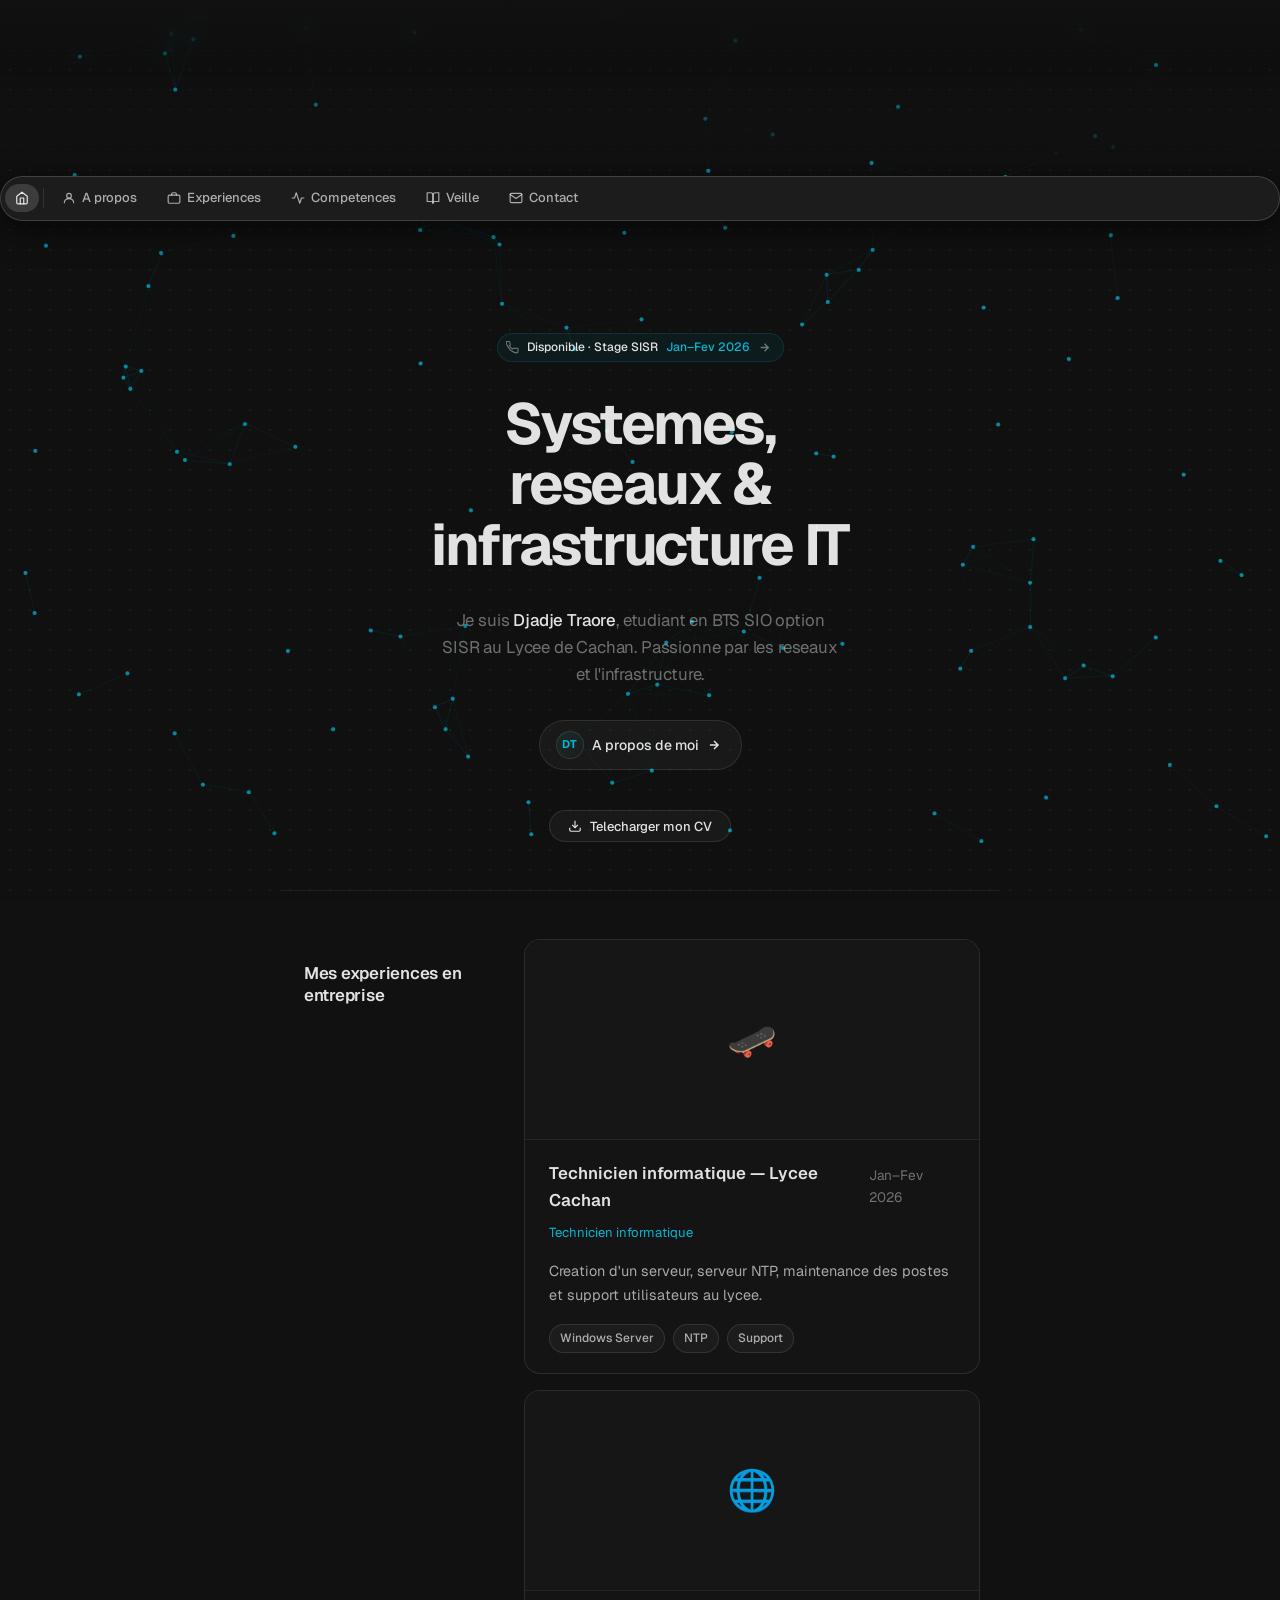
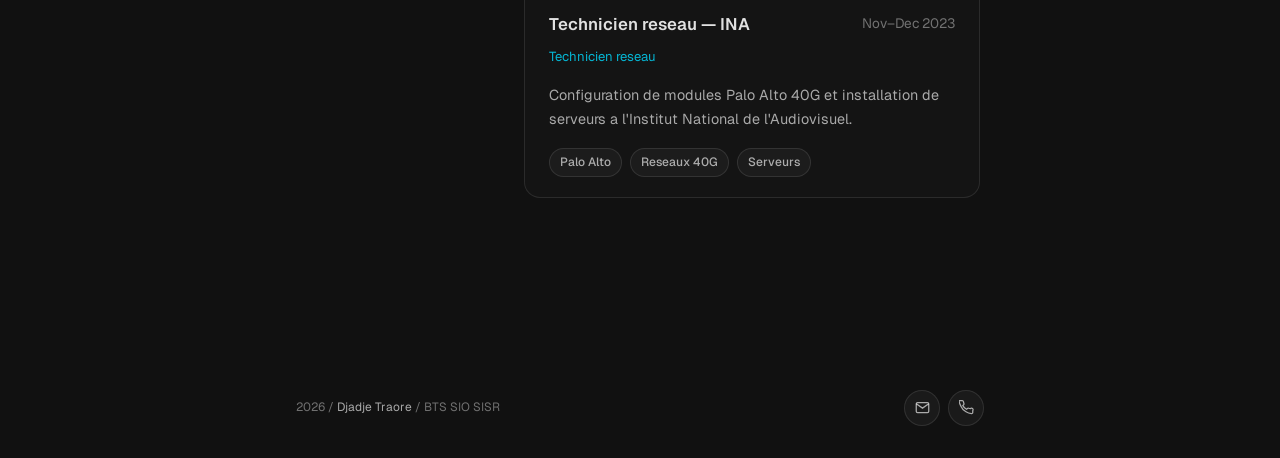
<file: index.html>
<!DOCTYPE html>
<html lang="fr">
<head>
  <meta charset="UTF-8"/>
  <meta name="viewport" content="width=device-width,initial-scale=1.0"/>
  <title>Djadje Traore - Portfolio</title>
  <link rel="stylesheet" href="tokens.css"/>
  <style>
    #bg { position:fixed;top:0;left:0;width:100%;height:100%;z-index:0;pointer-events:none; }
    .mask-top,.mask-bottom,nav.pill,main,footer { position:relative;z-index:1; }
  </style>
</head>
<body>
<div class="mask-top"></div>
<div class="mask-bottom"></div>
<nav class="pill">
  <a href="index.html" class="active home-icon"><svg viewBox="0 0 24 24" fill="none" stroke="currentColor" stroke-width="2" stroke-linecap="round" stroke-linejoin="round"><path d="M3 9l9-7 9 7v11a2 2 0 01-2 2H5a2 2 0 01-2-2z"/><polyline points="9 22 9 12 15 12 15 22"/></svg></a>
  <div class="nav-sep"></div>
  <a href="about.html"><svg viewBox="0 0 24 24" fill="none" stroke="currentColor" stroke-width="2" stroke-linecap="round" stroke-linejoin="round"><circle cx="12" cy="8" r="4"/><path d="M4 20c0-4 3.6-7 8-7s8 3 8 7"/></svg><span class="nav-label">A propos</span></a>
  <a href="experiences.html"><svg viewBox="0 0 24 24" fill="none" stroke="currentColor" stroke-width="2" stroke-linecap="round" stroke-linejoin="round"><rect x="2" y="7" width="20" height="14" rx="2"/><path d="M16 7V5a2 2 0 00-2-2h-4a2 2 0 00-2 2v2"/></svg><span class="nav-label">Experiences</span></a>
  <a href="competences.html"><svg viewBox="0 0 24 24" fill="none" stroke="currentColor" stroke-width="2" stroke-linecap="round" stroke-linejoin="round"><polyline points="22 12 18 12 15 21 9 3 6 12 2 12"/></svg><span class="nav-label">Competences</span></a>
  <a href="veille.html"><svg viewBox="0 0 24 24" fill="none" stroke="currentColor" stroke-width="2" stroke-linecap="round" stroke-linejoin="round"><path d="M2 3h6a4 4 0 014 4v14a3 3 0 00-3-3H2z"/><path d="M22 3h-6a4 4 0 00-4 4v14a3 3 0 013-3h7z"/></svg><span class="nav-label">Veille</span></a>
  <a href="contact.html"><svg viewBox="0 0 24 24" fill="none" stroke="currentColor" stroke-width="2" stroke-linecap="round" stroke-linejoin="round"><path d="M4 4h16c1.1 0 2 .9 2 2v12c0 1.1-.9 2-2 2H4c-1.1 0-2-.9-2-2V6c0-1.1.9-2 2-2z"/><polyline points="22,6 12,13 2,6"/></svg><span class="nav-label">Contact</span></a>
</nav>
<main>
  <div class="column gap-48" style="align-items:center;padding-top:48px;">
    <div class="col gap-32" style="max-width:480px;align-items:center;text-align:center;">
      <div class="reveal reveal-d1">
        <a href="contact.html" class="badge">
          <svg viewBox="0 0 24 24" fill="none" stroke="currentColor" stroke-width="2" width="13" height="13"><path d="M22 16.92v3a2 2 0 01-2.18 2 19.8 19.8 0 01-8.63-3.07A19.5 19.5 0 013.07 9.81 19.8 19.8 0 01.12 1.23a2 2 0 012-.22h3a2 2 0 012 1.72c.13.96.36 1.9.7 2.81a2 2 0 01-.45 2.11l-1.27 1.27a16 16 0 006 6l1.27-1.27a2 2 0 012.11-.45c.9.34 1.85.57 2.81.7A2 2 0 0122 16.92z"/></svg>
          <span>Disponible &middot; Stage SISR</span>
          <span class="badge-label">Jan&ndash;Fev 2026</span>
          <svg viewBox="0 0 24 24" fill="none" stroke="currentColor" stroke-width="2.5" width="13" height="13"><path d="M5 12h14M12 5l7 7-7 7"/></svg>
        </a>
      </div>
      <div class="reveal reveal-d2">
        <h1 class="display-strong-xl" style="text-align:center;">Systemes, reseaux &amp; infrastructure IT</h1>
      </div>
      <div class="reveal reveal-d3">
        <p class="display-default-xs on-neutral-weak" style="text-align:center;max-width:400px;line-height:1.6;">
          Je suis <strong style="color:var(--neutral-on-background-strong);font-weight:500;">Djadje Traore</strong>, etudiant en BTS SIO option SISR au Lycee de Cachan. Passionne par les reseaux et l'infrastructure.
        </p>
      </div>
      <div class="reveal reveal-d4">
        <a href="about.html" class="btn btn-secondary">
          <div class="avatar" style="width:28px;height:28px;font-size:0.7rem;margin-left:-4px;border-width:1px;">DT</div>
          A propos de moi
          <svg viewBox="0 0 24 24" fill="none" stroke="currentColor" stroke-width="2.5" width="14" height="14"><path d="M5 12h14M12 5l7 7-7 7"/></svg>
        </a>
      </div>
      <div class="reveal reveal-d5" style="margin-top:8px;">
        <a href="cv-djadje-traore.pdf" download class="btn btn-secondary" style="font-size:13px;padding:8px 18px;">
          <svg viewBox="0 0 24 24" fill="none" stroke="currentColor" stroke-width="2" width="14" height="14"><path d="M21 15v4a2 2 0 01-2 2H5a2 2 0 01-2-2v-4"/><polyline points="7 10 12 15 17 10"/><line x1="12" y1="15" x2="12" y2="3"/></svg>
          Telecharger mon CV
        </a>
      </div>
    </div>
    <div class="reveal fill-width" style="max-width:var(--max-width-m);"><div class="line-h"></div></div>
    <div class="reveal fill-width" style="max-width:var(--max-width-m);">
      <div class="row gap-24 mb-40 wrap" style="align-items:flex-start;">
        <div style="flex:1;min-width:200px;padding-left:24px;padding-top:24px;">
          <h2 class="display-strong-xs" style="max-width:220px;line-height:1.3;">Mes experiences en entreprise</h2>
        </div>
        <div style="flex:3;padding:0 20px;">
          <div class="col gap-16">
            <a href="experiences.html" class="project-card">
              <div class="project-card-thumb">&#128761;</div>
              <div class="project-card-body">
                <div class="row between"><span class="heading-strong-l">Technicien informatique &mdash; Lycee Cachan</span><span class="heading-default-xs">Jan&ndash;Fev 2026</span></div>
                <p class="body-default-s on-brand">Technicien informatique</p>
                <p class="body-default-m mt-8">Creation d'un serveur, serveur NTP, maintenance des postes et support utilisateurs au lycee.</p>
                <div class="skill-tags-row mt-8"><span class="tag">Windows Server</span><span class="tag">NTP</span><span class="tag">Support</span></div>
              </div>
            </a>
            <a href="experiences.html" class="project-card">
              <div class="project-card-thumb">&#127760;</div>
              <div class="project-card-body">
                <div class="row between"><span class="heading-strong-l">Technicien reseau &mdash; INA</span><span class="heading-default-xs">Nov&ndash;Dec 2023</span></div>
                <p class="body-default-s on-brand">Technicien reseau</p>
                <p class="body-default-m mt-8">Configuration de modules Palo Alto 40G et installation de serveurs a l'Institut National de l'Audiovisuel.</p>
                <div class="skill-tags-row mt-8"><span class="tag">Palo Alto</span><span class="tag">Reseaux 40G</span><span class="tag">Serveurs</span></div>
              </div>
            </a>
          </div>
        </div>
      </div>
    </div>
  </div>
</main>
<footer>
  <div class="footer-inner">
    <p>2026 / <a href="about.html">Djadje Traore</a> / BTS SIO SISR</p>
    <div class="footer-icons">
      <a href="mailto:traoredjadje310@gmail.com" class="icon-btn" title="Email">
        <svg viewBox="0 0 24 24" fill="none" stroke="currentColor" stroke-width="2"><path d="M4 4h16c1.1 0 2 .9 2 2v12c0 1.1-.9 2-2 2H4c-1.1 0-2-.9-2-2V6c0-1.1.9-2 2-2z"/><polyline points="22,6 12,13 2,6"/></svg>
      </a>
      <a href="tel:0767908541" class="icon-btn" title="Tel">
        <svg viewBox="0 0 24 24" fill="none" stroke="currentColor" stroke-width="2"><path d="M22 16.92v3a2 2 0 01-2.18 2 19.8 19.8 0 01-8.63-3.07A19.5 19.5 0 013.07 9.81 19.8 19.8 0 01.12 1.23a2 2 0 012-.22h3a2 2 0 012 1.72c.13.96.36 1.9.7 2.81a2 2 0 01-.45 2.11l-1.27 1.27a16 16 0 006 6l1.27-1.27a2 2 0 012.11-.45c.9.34 1.85.57 2.81.7A2 2 0 0122 16.92z"/></svg>
      </a>
    </div>
  </div>
</footer>
<script src="particles.js"></script>
</body>
</html>
</file>
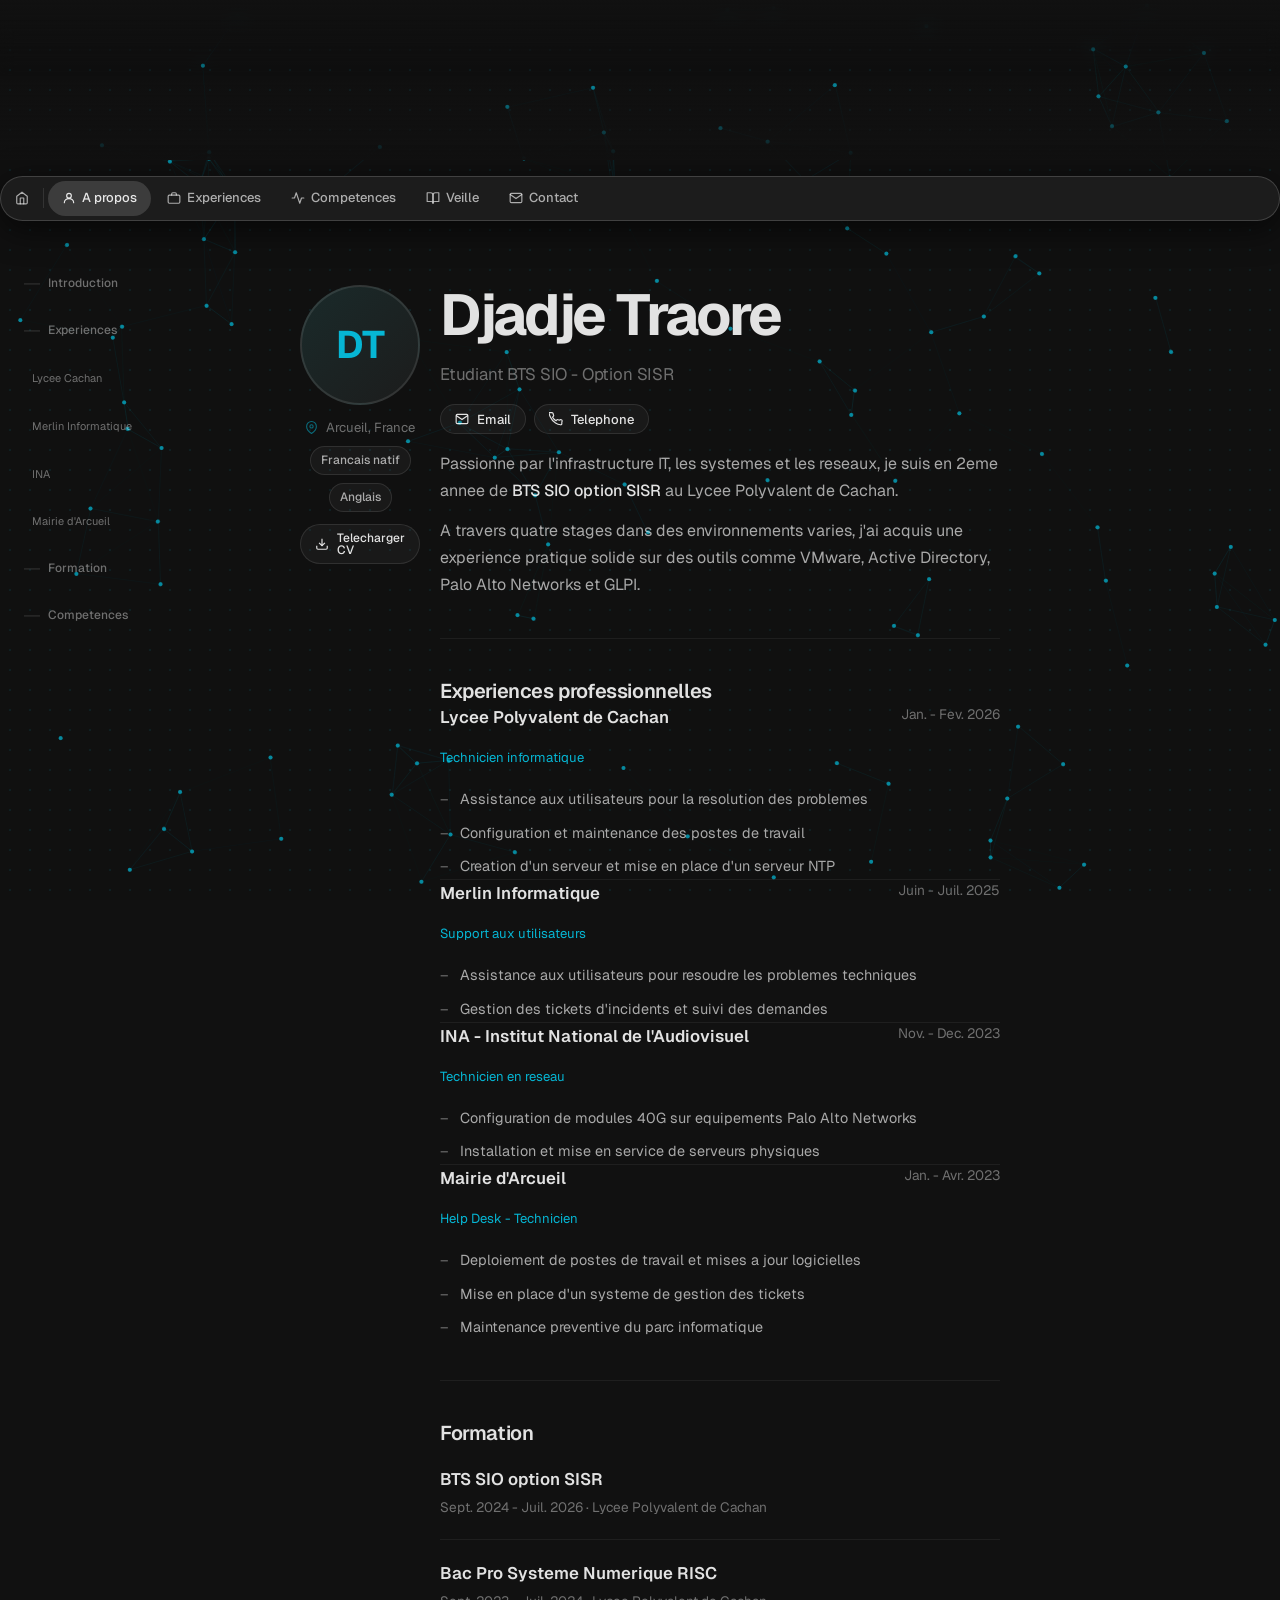
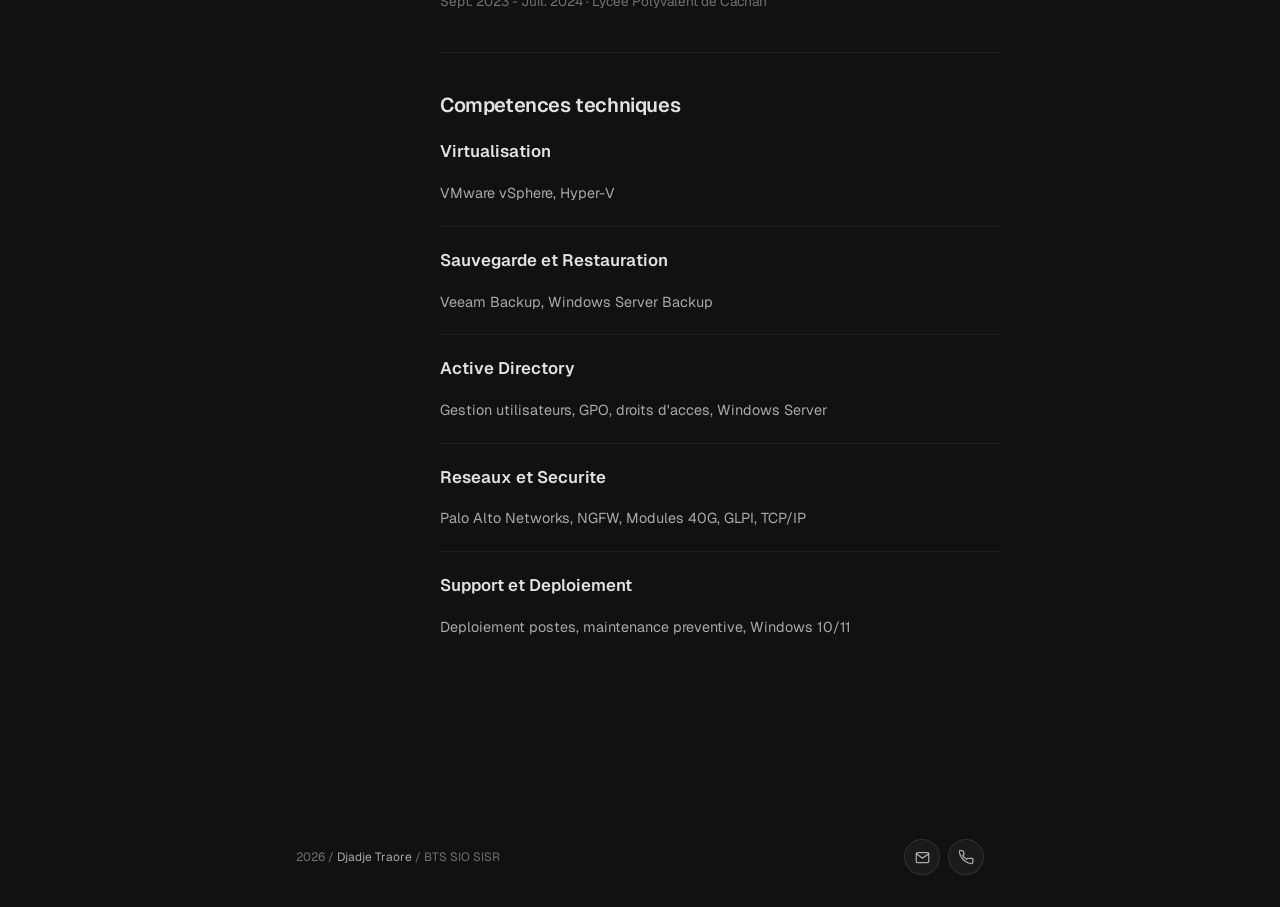
<file: about.html>
<!DOCTYPE html>
<html lang="fr">
<head>
  <meta charset="UTF-8"/>
  <meta name="viewport" content="width=device-width,initial-scale=1.0"/>
  <title>A propos - Djadje Traore</title>
  <link rel="stylesheet" href="tokens.css"/>
  <style>
    #bg { position:fixed;top:0;left:0;width:100%;height:100%;z-index:0;pointer-events:none; }
    .mask-top,.mask-bottom,nav.pill,main,footer { position:relative;z-index:1; }
  </style>
</head>
<body>
<div class="mask-top"></div>
<div class="mask-bottom"></div>
<nav class="pill">
  <a href="index.html" class="home-icon"><svg viewBox="0 0 24 24" fill="none" stroke="currentColor" stroke-width="2" stroke-linecap="round" stroke-linejoin="round"><path d="M3 9l9-7 9 7v11a2 2 0 01-2 2H5a2 2 0 01-2-2z"/><polyline points="9 22 9 12 15 12 15 22"/></svg></a>
  <div class="nav-sep"></div>
  <a href="about.html" class="active"><svg viewBox="0 0 24 24" fill="none" stroke="currentColor" stroke-width="2" stroke-linecap="round" stroke-linejoin="round"><circle cx="12" cy="8" r="4"/><path d="M4 20c0-4 3.6-7 8-7s8 3 8 7"/></svg><span class="nav-label">A propos</span></a>
  <a href="experiences.html"><svg viewBox="0 0 24 24" fill="none" stroke="currentColor" stroke-width="2" stroke-linecap="round" stroke-linejoin="round"><rect x="2" y="7" width="20" height="14" rx="2"/><path d="M16 7V5a2 2 0 00-2-2h-4a2 2 0 00-2 2v2"/></svg><span class="nav-label">Experiences</span></a>
  <a href="competences.html"><svg viewBox="0 0 24 24" fill="none" stroke="currentColor" stroke-width="2" stroke-linecap="round" stroke-linejoin="round"><polyline points="22 12 18 12 15 21 9 3 6 12 2 12"/></svg><span class="nav-label">Competences</span></a>
  <a href="veille.html"><svg viewBox="0 0 24 24" fill="none" stroke="currentColor" stroke-width="2" stroke-linecap="round" stroke-linejoin="round"><path d="M2 3h6a4 4 0 014 4v14a3 3 0 00-3-3H2z"/><path d="M22 3h-6a4 4 0 00-4 4v14a3 3 0 013-3h7z"/></svg><span class="nav-label">Veille</span></a>
  <a href="contact.html"><svg viewBox="0 0 24 24" fill="none" stroke="currentColor" stroke-width="2" stroke-linecap="round" stroke-linejoin="round"><path d="M4 4h16c1.1 0 2 .9 2 2v12c0 1.1-.9 2-2 2H4c-1.1 0-2-.9-2-2V6c0-1.1.9-2 2-2z"/><polyline points="22,6 12,13 2,6"/></svg><span class="nav-label">Contact</span></a>
</nav>
<style>
.toc{position:fixed;left:0;top:50%;transform:translateY(-50%);padding-left:24px;display:flex;flex-direction:column;gap:28px;z-index:2;}
.toc-link{font-size:12px;font-weight:500;color:var(--neutral-on-background-weak);text-decoration:none;display:flex;align-items:center;gap:8px;transition:color var(--transition-micro-medium);}
.toc-link::before{content:'';width:16px;height:1px;background:currentColor;opacity:0.4;}
.toc-link:hover{color:var(--neutral-on-background-strong);}
.toc-sub{padding-left:8px;font-size:11px;color:var(--neutral-on-background-weak);text-decoration:none;display:block;margin-top:2px;}
@media(max-width:1100px){.toc{display:none;}}
</style>
<div class="toc">
  <a class="toc-link" href="#intro">Introduction</a>
  <a class="toc-link" href="#exp">Experiences</a>
  <a class="toc-sub" href="#cachan">Lycee Cachan</a>
  <a class="toc-sub" href="#merlin">Merlin Informatique</a>
  <a class="toc-sub" href="#ina">INA</a>
  <a class="toc-sub" href="#arcueil">Mairie d'Arcueil</a>
  <a class="toc-link" href="#formation">Formation</a>
  <a class="toc-link" href="#skills">Competences</a>
</div>
<main>
  <div class="column" style="max-width:var(--max-width-m);">
    <div class="about-layout">
      <div class="about-sidebar">
        <div class="reveal reveal-d1"><div class="avatar avatar-xl">DT</div></div>
        <div class="reveal reveal-d2 col gap-8" style="align-items:center;">
          <div class="row gap-8" style="color:var(--brand-on-background-weak);">
            <svg width="13" height="13" viewBox="0 0 24 24" fill="none" stroke="currentColor" stroke-width="2"><path d="M21 10c0 7-9 13-9 13s-9-6-9-13a9 9 0 0118 0z"/><circle cx="12" cy="10" r="3"/></svg>
            <span class="body-default-s">Arcueil, France</span>
          </div>
          <div class="row gap-8 wrap" style="justify-content:center;">
            <span class="tag">Francais natif</span>
            <span class="tag">Anglais </span>
          </div>
          <a href="cv-djadje-traore.pdf" download class="btn btn-secondary" style="font-size:12px;padding:7px 14px;width:100%;justify-content:center;margin-top:4px;">
            <svg viewBox="0 0 24 24" fill="none" stroke="currentColor" stroke-width="2" width="13" height="13"><path d="M21 15v4a2 2 0 01-2 2H5a2 2 0 01-2-2v-4"/><polyline points="7 10 12 15 17 10"/><line x1="12" y1="15" x2="12" y2="3"/></svg>
            Telecharger CV
          </a>
        </div>
      </div>
      <div class="about-body col gap-40">
        <div id="intro" class="col gap-16">
          <div class="reveal reveal-d1"><h1 class="display-strong-xl">Djadje Traore</h1></div>
          <div class="reveal reveal-d2"><p class="display-default-xs on-neutral-weak">Etudiant BTS SIO - Option SISR</p></div>
          <div class="reveal reveal-d3 row gap-8 wrap">
            <a href="mailto:traoredjadje310@gmail.com" class="btn btn-secondary" style="font-size:13px;padding:7px 14px;">
              <svg viewBox="0 0 24 24" fill="none" stroke="currentColor" stroke-width="2" width="14" height="14"><path d="M4 4h16c1.1 0 2 .9 2 2v12c0 1.1-.9 2-2 2H4c-1.1 0-2-.9-2-2V6c0-1.1.9-2 2-2z"/><polyline points="22,6 12,13 2,6"/></svg>Email
            </a>
            <a href="tel:0767908541" class="btn btn-secondary" style="font-size:13px;padding:7px 14px;">
              <svg viewBox="0 0 24 24" fill="none" stroke="currentColor" stroke-width="2" width="14" height="14"><path d="M22 16.92v3a2 2 0 01-2.18 2 19.8 19.8 0 01-8.63-3.07A19.5 19.5 0 013.07 9.81 19.8 19.8 0 01.12 1.23a2 2 0 012-.22h3a2 2 0 012 1.72c.13.96.36 1.9.7 2.81a2 2 0 01-.45 2.11l-1.27 1.27a16 16 0 006 6l1.27-1.27a2 2 0 012.11-.45c.9.34 1.85.57 2.81.7A2 2 0 0122 16.92z"/></svg>Telephone
            </a>
          </div>
          <div class="reveal reveal-d4 col gap-12 body-default-l">
            <p>Passionne par l'infrastructure IT, les systemes et les reseaux, je suis en 2eme annee de <strong style="color:var(--neutral-on-background-strong);font-weight:500;">BTS SIO option SISR</strong> au Lycee Polyvalent de Cachan.</p>
            <p>A travers quatre stages dans des environnements varies, j'ai acquis une experience pratique solide sur des outils comme VMware, Active Directory, Palo Alto Networks et GLPI.</p>
          </div>
        </div>
        <div class="line-h reveal"></div>
        <div class="col gap-28">
          <h2 id="exp" class="display-strong-s">Experiences professionnelles</h2>
          <div class="exp-block reveal"><div class="row between align-start"><span id="cachan" class="heading-strong-l">Lycee Polyvalent de Cachan</span><span class="heading-default-xs">Jan. - Fev. 2026</span></div><p class="body-default-s on-brand mt-8">Technicien informatique</p><ul class="exp-achievements"><li>Assistance aux utilisateurs pour la resolution des problemes</li><li>Configuration et maintenance des postes de travail</li><li>Creation d'un serveur et mise en place d'un serveur NTP</li></ul></div>
          <div class="line-h"></div>
          <div class="exp-block reveal"><div class="row between align-start"><span id="merlin" class="heading-strong-l">Merlin Informatique</span><span class="heading-default-xs">Juin - Juil. 2025</span></div><p class="body-default-s on-brand mt-8">Support aux utilisateurs</p><ul class="exp-achievements"><li>Assistance aux utilisateurs pour resoudre les problemes techniques</li><li>Gestion des tickets d'incidents et suivi des demandes</li></ul></div>
          <div class="line-h"></div>
          <div class="exp-block reveal"><div class="row between align-start"><span id="ina" class="heading-strong-l">INA - Institut National de l'Audiovisuel</span><span class="heading-default-xs">Nov. - Dec. 2023</span></div><p class="body-default-s on-brand mt-8">Technicien en reseau</p><ul class="exp-achievements"><li>Configuration de modules 40G sur equipements Palo Alto Networks</li><li>Installation et mise en service de serveurs physiques</li></ul></div>
          <div class="line-h"></div>
          <div class="exp-block reveal"><div class="row between align-start"><span id="arcueil" class="heading-strong-l">Mairie d'Arcueil</span><span class="heading-default-xs">Jan. - Avr. 2023</span></div><p class="body-default-s on-brand mt-8">Help Desk - Technicien</p><ul class="exp-achievements"><li>Deploiement de postes de travail et mises a jour logicielles</li><li>Mise en place d'un systeme de gestion des tickets</li><li>Maintenance preventive du parc informatique</li></ul></div>
        </div>
        <div class="line-h reveal"></div>
        <div class="col gap-20">
          <h2 id="formation" class="display-strong-s">Formation</h2>
          <div class="col gap-4 reveal"><span class="heading-strong-l">BTS SIO option SISR</span><span class="heading-default-xs">Sept. 2024 - Juil. 2026 &middot; Lycee Polyvalent de Cachan</span></div>
          <div class="line-h"></div>
          <div class="col gap-4 reveal"><span class="heading-strong-l">Bac Pro Systeme Numerique RISC</span><span class="heading-default-xs">Sept. 2023 - Juil. 2024 &middot; Lycee Polyvalent de Cachan</span></div>
        </div>
        <div class="line-h reveal"></div>
        <div class="col gap-20 mb-48">
          <h2 id="skills" class="display-strong-s">Competences techniques</h2>
          <div class="skill-block reveal"><span class="heading-strong-l">Virtualisation</span><p class="body-default-m mt-8">VMware vSphere, Hyper-V</p></div>
          <div class="line-h"></div>
          <div class="skill-block reveal"><span class="heading-strong-l">Sauvegarde et Restauration</span><p class="body-default-m mt-8">Veeam Backup, Windows Server Backup</p></div>
          <div class="line-h"></div>
          <div class="skill-block reveal"><span class="heading-strong-l">Active Directory</span><p class="body-default-m mt-8">Gestion utilisateurs, GPO, droits d'acces, Windows Server</p></div>
          <div class="line-h"></div>
          <div class="skill-block reveal"><span class="heading-strong-l">Reseaux et Securite</span><p class="body-default-m mt-8">Palo Alto Networks, NGFW, Modules 40G, GLPI, TCP/IP</p></div>
          <div class="line-h"></div>
          <div class="skill-block reveal"><span class="heading-strong-l">Support et Deploiement</span><p class="body-default-m mt-8">Deploiement postes, maintenance preventive, Windows 10/11</p></div>
        </div>
      </div>
    </div>
  </div>
</main>
<footer>
  <div class="footer-inner">
    <p>2026 / <a href="about.html">Djadje Traore</a> / BTS SIO SISR</p>
    <div class="footer-icons">
      <a href="mailto:traoredjadje310@gmail.com" class="icon-btn" title="Email">
        <svg viewBox="0 0 24 24" fill="none" stroke="currentColor" stroke-width="2"><path d="M4 4h16c1.1 0 2 .9 2 2v12c0 1.1-.9 2-2 2H4c-1.1 0-2-.9-2-2V6c0-1.1.9-2 2-2z"/><polyline points="22,6 12,13 2,6"/></svg>
      </a>
      <a href="tel:0767908541" class="icon-btn" title="Tel">
        <svg viewBox="0 0 24 24" fill="none" stroke="currentColor" stroke-width="2"><path d="M22 16.92v3a2 2 0 01-2.18 2 19.8 19.8 0 01-8.63-3.07A19.5 19.5 0 013.07 9.81 19.8 19.8 0 01.12 1.23a2 2 0 012-.22h3a2 2 0 012 1.72c.13.96.36 1.9.7 2.81a2 2 0 01-.45 2.11l-1.27 1.27a16 16 0 006 6l1.27-1.27a2 2 0 012.11-.45c.9.34 1.85.57 2.81.7A2 2 0 0122 16.92z"/></svg>
      </a>
    </div>
  </div>
</footer>
<script src="particles.js"></script>
</body>
</html>
</file>
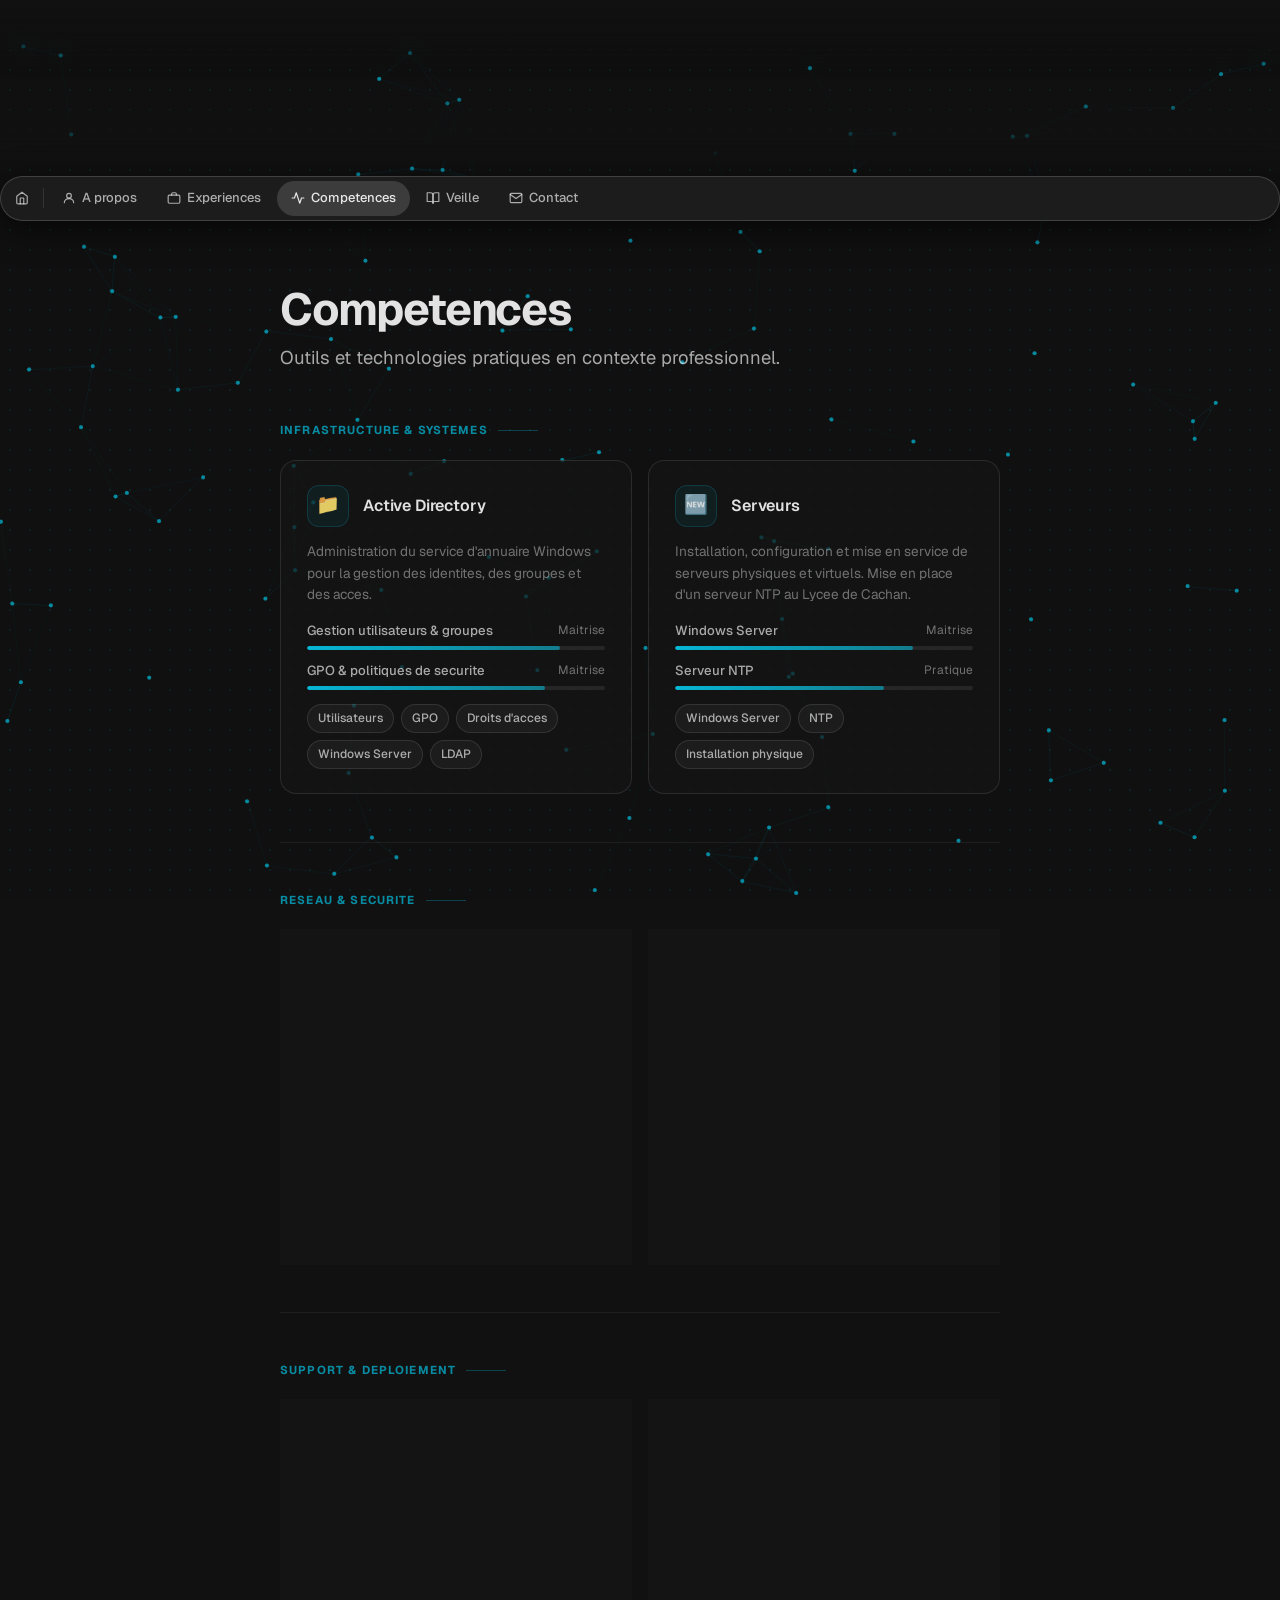
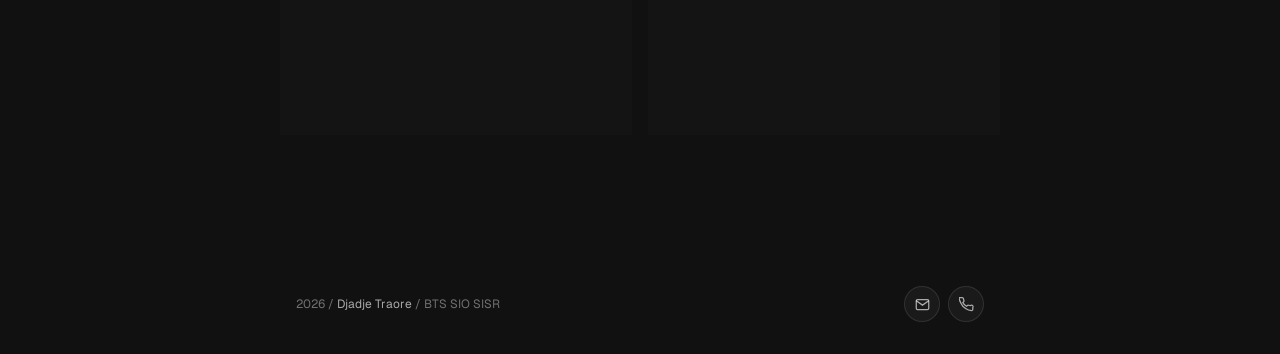
<file: competences.html>
<!DOCTYPE html>
<html lang="fr">
<head>
  <meta charset="UTF-8"/>
  <meta name="viewport" content="width=device-width,initial-scale=1.0"/>
  <title>Competences - Djadje Traore</title>
  <link rel="stylesheet" href="tokens.css"/>
  <style>
    #bg{position:fixed;top:0;left:0;width:100%;height:100%;z-index:0;pointer-events:none;}
    .mask-top,.mask-bottom,nav.pill,main,footer{position:relative;z-index:1;}

    /* ── SKILL CARDS GRID ── */
    .skills-grid {
      display: grid;
      grid-template-columns: repeat(auto-fill, minmax(300px, 1fr));
      gap: 16px;
    }

    .skill-card {
      background: rgba(22,22,22,0.7);
      border: 1px solid var(--neutral-border-medium);
      border-radius: var(--radius-l);
      padding: 24px 26px;
      display: flex;
      flex-direction: column;
      gap: 14px;
      backdrop-filter: blur(8px);
      transition: border-color var(--transition-micro-medium), transform var(--transition-macro-medium);
      position: relative;
      overflow: hidden;
    }
    .skill-card::before {
      content: '';
      position: absolute;
      top: 0; left: 0; right: 0;
      height: 2px;
      background: linear-gradient(to right, var(--brand-solid), transparent);
      opacity: 0;
      transition: opacity var(--transition-macro-medium);
    }
    .skill-card:hover { border-color: var(--neutral-border-strong); transform: translateY(-3px); }
    .skill-card:hover::before { opacity: 1; }

    .skill-card-header {
      display: flex;
      align-items: center;
      gap: 14px;
    }
    .skill-icon {
      width: 42px; height: 42px;
      border-radius: var(--radius-m);
      background: var(--brand-alpha-weak);
      border: 1px solid var(--brand-border-weak);
      display: grid; place-items: center;
      flex-shrink: 0;
      font-size: 1.2rem;
    }
    .skill-title {
      font-size: 1rem;
      font-weight: 600;
      letter-spacing: -0.01em;
      color: var(--neutral-on-background-strong);
    }
    .skill-desc {
      font-size: 0.85rem;
      color: var(--neutral-on-background-weak);
      line-height: 1.6;
    }
    .skill-tags {
      display: flex;
      flex-wrap: wrap;
      gap: 7px;
    }

    /* ── PROGRESS BARS ── */
    .skill-bar-row {
      display: flex;
      flex-direction: column;
      gap: 10px;
    }
    .skill-bar-item {
      display: flex;
      flex-direction: column;
      gap: 5px;
    }
    .skill-bar-label {
      display: flex;
      justify-content: space-between;
      align-items: center;
    }
    .skill-bar-name { font-size: 0.82rem; font-weight: 500; color: var(--neutral-on-background-medium); }
    .skill-bar-level { font-size: 0.75rem; color: var(--neutral-on-background-weak); }
    .skill-bar-track {
      height: 4px;
      background: var(--neutral-alpha-medium);
      border-radius: 2px;
      overflow: hidden;
    }
    .skill-bar-fill {
      height: 100%;
      border-radius: 2px;
      background: linear-gradient(to right, var(--brand-solid), rgba(6,182,212,0.6));
      animation: growBar 1s cubic-bezier(0.16,1,0.3,1) both;
      animation-delay: var(--delay, 0s);
    }
    @keyframes growBar { from { width: 0 !important; } }

    /* ── SECTION LABEL ── */
    .section-label {
      font-size: 0.72rem;
      font-weight: 700;
      letter-spacing: 0.1em;
      text-transform: uppercase;
      color: var(--brand-on-background-medium);
      margin-bottom: 20px;
      display: flex;
      align-items: center;
      gap: 10px;
    }
    .section-label::after {
      content: '';
      flex: 1;
      max-width: 40px;
      height: 1px;
      background: var(--brand-border-medium);
    }
  </style>
</head>
<body>
<div class="mask-top"></div>
<div class="mask-bottom"></div>
<nav class="pill">
  <a href="index.html" class="home-icon"><svg viewBox="0 0 24 24" fill="none" stroke="currentColor" stroke-width="2" stroke-linecap="round" stroke-linejoin="round"><path d="M3 9l9-7 9 7v11a2 2 0 01-2 2H5a2 2 0 01-2-2z"/><polyline points="9 22 9 12 15 12 15 22"/></svg></a>
  <div class="nav-sep"></div>
  <a href="about.html"><svg viewBox="0 0 24 24" fill="none" stroke="currentColor" stroke-width="2" stroke-linecap="round" stroke-linejoin="round"><circle cx="12" cy="8" r="4"/><path d="M4 20c0-4 3.6-7 8-7s8 3 8 7"/></svg><span class="nav-label">A propos</span></a>
  <a href="experiences.html"><svg viewBox="0 0 24 24" fill="none" stroke="currentColor" stroke-width="2" stroke-linecap="round" stroke-linejoin="round"><rect x="2" y="7" width="20" height="14" rx="2"/><path d="M16 7V5a2 2 0 00-2-2h-4a2 2 0 00-2 2v2"/></svg><span class="nav-label">Experiences</span></a>
  <a href="competences.html" class="active"><svg viewBox="0 0 24 24" fill="none" stroke="currentColor" stroke-width="2" stroke-linecap="round" stroke-linejoin="round"><polyline points="22 12 18 12 15 21 9 3 6 12 2 12"/></svg><span class="nav-label">Competences</span></a>
  <a href="veille.html"><svg viewBox="0 0 24 24" fill="none" stroke="currentColor" stroke-width="2" stroke-linecap="round" stroke-linejoin="round"><path d="M2 3h6a4 4 0 014 4v14a3 3 0 00-3-3H2z"/><path d="M22 3h-6a4 4 0 00-4 4v14a3 3 0 013-3h7z"/></svg><span class="nav-label">Veille</span></a>
  <a href="contact.html"><svg viewBox="0 0 24 24" fill="none" stroke="currentColor" stroke-width="2" stroke-linecap="round" stroke-linejoin="round"><path d="M4 4h16c1.1 0 2 .9 2 2v12c0 1.1-.9 2-2 2H4c-1.1 0-2-.9-2-2V6c0-1.1.9-2 2-2z"/><polyline points="22,6 12,13 2,6"/></svg><span class="nav-label">Contact</span></a>
</nav>
<main>
  <div class="column gap-48">

    <div class="col gap-8 reveal reveal-d1">
      <h1 class="display-strong-l">Competences</h1>
      <p class="body-default-xl">Outils et technologies pratiques en contexte professionnel.</p>
    </div>

    <!-- ── SECTION : Infrastructure ── -->
    <div class="reveal reveal-d2">
      <div class="section-label">Infrastructure &amp; Systemes</div>
      <div class="skills-grid">

        <div class="skill-card">
          <div class="skill-card-header">
            <div class="skill-icon">&#128193;</div>
            <span class="skill-title">Active Directory</span>
          </div>
          <p class="skill-desc">Administration du service d'annuaire Windows pour la gestion des identites, des groupes et des acces.</p>
          <div class="skill-bar-row">
            <div class="skill-bar-item">
              <div class="skill-bar-label"><span class="skill-bar-name">Gestion utilisateurs &amp; groupes</span><span class="skill-bar-level">Maitrise</span></div>
              <div class="skill-bar-track"><div class="skill-bar-fill" style="width:85%;--delay:0.1s;"></div></div>
            </div>
            <div class="skill-bar-item">
              <div class="skill-bar-label"><span class="skill-bar-name">GPO &amp; politiques de securite</span><span class="skill-bar-level">Maitrise</span></div>
              <div class="skill-bar-track"><div class="skill-bar-fill" style="width:80%;--delay:0.2s;"></div></div>
            </div>
          </div>
          <div class="skill-tags">
            <span class="tag">Utilisateurs</span><span class="tag">GPO</span><span class="tag">Droits d'acces</span><span class="tag">Windows Server</span><span class="tag">LDAP</span>
          </div>
        </div>

        <div class="skill-card">
          <div class="skill-card-header">
            <div class="skill-icon">&#127381;</div>
            <span class="skill-title">Serveurs</span>
          </div>
          <p class="skill-desc">Installation, configuration et mise en service de serveurs physiques et virtuels. Mise en place d'un serveur NTP au Lycee de Cachan.</p>
          <div class="skill-bar-row">
            <div class="skill-bar-item">
              <div class="skill-bar-label"><span class="skill-bar-name">Windows Server</span><span class="skill-bar-level">Maitrise</span></div>
              <div class="skill-bar-track"><div class="skill-bar-fill" style="width:80%;--delay:0.1s;"></div></div>
            </div>
            <div class="skill-bar-item">
              <div class="skill-bar-label"><span class="skill-bar-name">Serveur NTP</span><span class="skill-bar-level">Pratique</span></div>
              <div class="skill-bar-track"><div class="skill-bar-fill" style="width:70%;--delay:0.2s;"></div></div>
            </div>
          </div>
          <div class="skill-tags">
            <span class="tag">Windows Server</span><span class="tag">NTP</span><span class="tag">Installation physique</span>
          </div>
        </div>

      </div>
    </div>

    <div class="line-h reveal"></div>

    <!-- ── SECTION : Réseau & Sécurité ── -->
    <div class="reveal reveal-d3">
      <div class="section-label">Reseau &amp; Securite</div>
      <div class="skills-grid">

        <div class="skill-card">
          <div class="skill-card-header">
            <div class="skill-icon">&#128737;</div>
            <span class="skill-title">Reseaux &amp; Firewall</span>
          </div>
          <p class="skill-desc">Configuration d'equipements reseau en production. Experience sur Palo Alto NGFW avec modules 40G a l'INA.</p>
          <div class="skill-bar-row">
            <div class="skill-bar-item">
              <div class="skill-bar-label"><span class="skill-bar-name">Palo Alto Networks (NGFW)</span><span class="skill-bar-level">Pratique</span></div>
              <div class="skill-bar-track"><div class="skill-bar-fill" style="width:65%;--delay:0.1s;"></div></div>
            </div>
            <div class="skill-bar-item">
              <div class="skill-bar-label"><span class="skill-bar-name">TCP/IP &amp; VLANs</span><span class="skill-bar-level">Maitrise</span></div>
              <div class="skill-bar-track"><div class="skill-bar-fill" style="width:78%;--delay:0.2s;"></div></div>
            </div>
          </div>
          <div class="skill-tags">
            <span class="tag">Palo Alto</span><span class="tag">NGFW</span><span class="tag">Modules 40G</span><span class="tag">TCP/IP</span><span class="tag">VLANs</span>
          </div>
        </div>

        <div class="skill-card">
          <div class="skill-card-header">
            <div class="skill-icon">&#127981;</div>
            <span class="skill-title">GLPI &amp; Gestion de parc</span>
          </div>
          <p class="skill-desc">Suivi du parc informatique et gestion des demandes utilisateurs. Tickets, pannes, inventaire materiel.</p>
          <div class="skill-bar-row">
            <div class="skill-bar-item">
              <div class="skill-bar-label"><span class="skill-bar-name">GLPI - Gestion des tickets</span><span class="skill-bar-level">Maitrise</span></div>
              <div class="skill-bar-track"><div class="skill-bar-fill" style="width:88%;--delay:0.1s;"></div></div>
            </div>
            <div class="skill-bar-item">
              <div class="skill-bar-label"><span class="skill-bar-name">Inventaire &amp; suivi de parc</span><span class="skill-bar-level">Maitrise</span></div>
              <div class="skill-bar-track"><div class="skill-bar-fill" style="width:82%;--delay:0.2s;"></div></div>
            </div>
          </div>
          <div class="skill-tags">
            <span class="tag">GLPI</span><span class="tag">Tickets</span><span class="tag">Inventaire</span><span class="tag">ITIL</span>
          </div>
        </div>

      </div>
    </div>

    <div class="line-h reveal"></div>

    <!-- ── SECTION : Support & Déploiement ── -->
    <div class="reveal reveal-d4">
      <div class="section-label">Support &amp; Deploiement</div>
      <div class="skills-grid">

        <div class="skill-card">
          <div class="skill-card-header">
            <div class="skill-icon">&#128421;</div>
            <span class="skill-title">Deploiement postes</span>
          </div>
          <p class="skill-desc">Deploiement de postes de travail en masse, installation d'OS, configuration logicielle et mise a jour du parc.</p>
          <div class="skill-bar-row">
            <div class="skill-bar-item">
              <div class="skill-bar-label"><span class="skill-bar-name">Deploiement &amp; configuration</span><span class="skill-bar-level">Maitrise</span></div>
              <div class="skill-bar-track"><div class="skill-bar-fill" style="width:90%;--delay:0.1s;"></div></div>
            </div>
            <div class="skill-bar-item">
              <div class="skill-bar-label"><span class="skill-bar-name">Windows 10 / 11</span><span class="skill-bar-level">Maitrise</span></div>
              <div class="skill-bar-track"><div class="skill-bar-fill" style="width:92%;--delay:0.2s;"></div></div>
            </div>
          </div>
          <div class="skill-tags">
            <span class="tag">Deploiement</span><span class="tag">Windows 10/11</span><span class="tag">Mises a jour</span>
          </div>
        </div>

        <div class="skill-card">
          <div class="skill-card-header">
            <div class="skill-icon">&#129309;</div>
            <span class="skill-title">Assistance utilisateurs</span>
          </div>
          <p class="skill-desc">Support technique niveau 1 et 2. Maintenance preventive et corrective du parc materiel en environnement professionnel.</p>
          <div class="skill-bar-row">
            <div class="skill-bar-item">
              <div class="skill-bar-label"><span class="skill-bar-name">Support N1 / N2</span><span class="skill-bar-level">Maitrise</span></div>
              <div class="skill-bar-track"><div class="skill-bar-fill" style="width:92%;--delay:0.1s;"></div></div>
            </div>
            <div class="skill-bar-item">
              <div class="skill-bar-label"><span class="skill-bar-name">Maintenance preventive</span><span class="skill-bar-level">Maitrise</span></div>
              <div class="skill-bar-track"><div class="skill-bar-fill" style="width:85%;--delay:0.2s;"></div></div>
            </div>
          </div>
          <div class="skill-tags">
            <span class="tag">Help Desk</span><span class="tag">Reparation hardware</span><span class="tag">Maintenance</span>
          </div>
        </div>

      </div>
    </div>

  </div>
</main>
<footer>
  <div class="footer-inner">
    <p>2026 / <a href="about.html">Djadje Traore</a> / BTS SIO SISR</p>
    <div class="footer-icons">
      <a href="mailto:traoredjadje310@gmail.com" class="icon-btn"><svg viewBox="0 0 24 24" fill="none" stroke="currentColor" stroke-width="2"><path d="M4 4h16c1.1 0 2 .9 2 2v12c0 1.1-.9 2-2 2H4c-1.1 0-2-.9-2-2V6c0-1.1.9-2 2-2z"/><polyline points="22,6 12,13 2,6"/></svg></a>
      <a href="tel:0767908541" class="icon-btn"><svg viewBox="0 0 24 24" fill="none" stroke="currentColor" stroke-width="2"><path d="M22 16.92v3a2 2 0 01-2.18 2 19.8 19.8 0 01-8.63-3.07A19.5 19.5 0 013.07 9.81 19.8 19.8 0 01.12 1.23a2 2 0 012-.22h3a2 2 0 012 1.72c.13.96.36 1.9.7 2.81a2 2 0 01-.45 2.11l-1.27 1.27a16 16 0 006 6l1.27-1.27a2 2 0 012.11-.45c.9.34 1.85.57 2.81.7A2 2 0 0122 16.92z"/></svg></a>
    </div>
  </div>
</footer>
<script src="particles.js"></script>
</body>
</html>
</file>
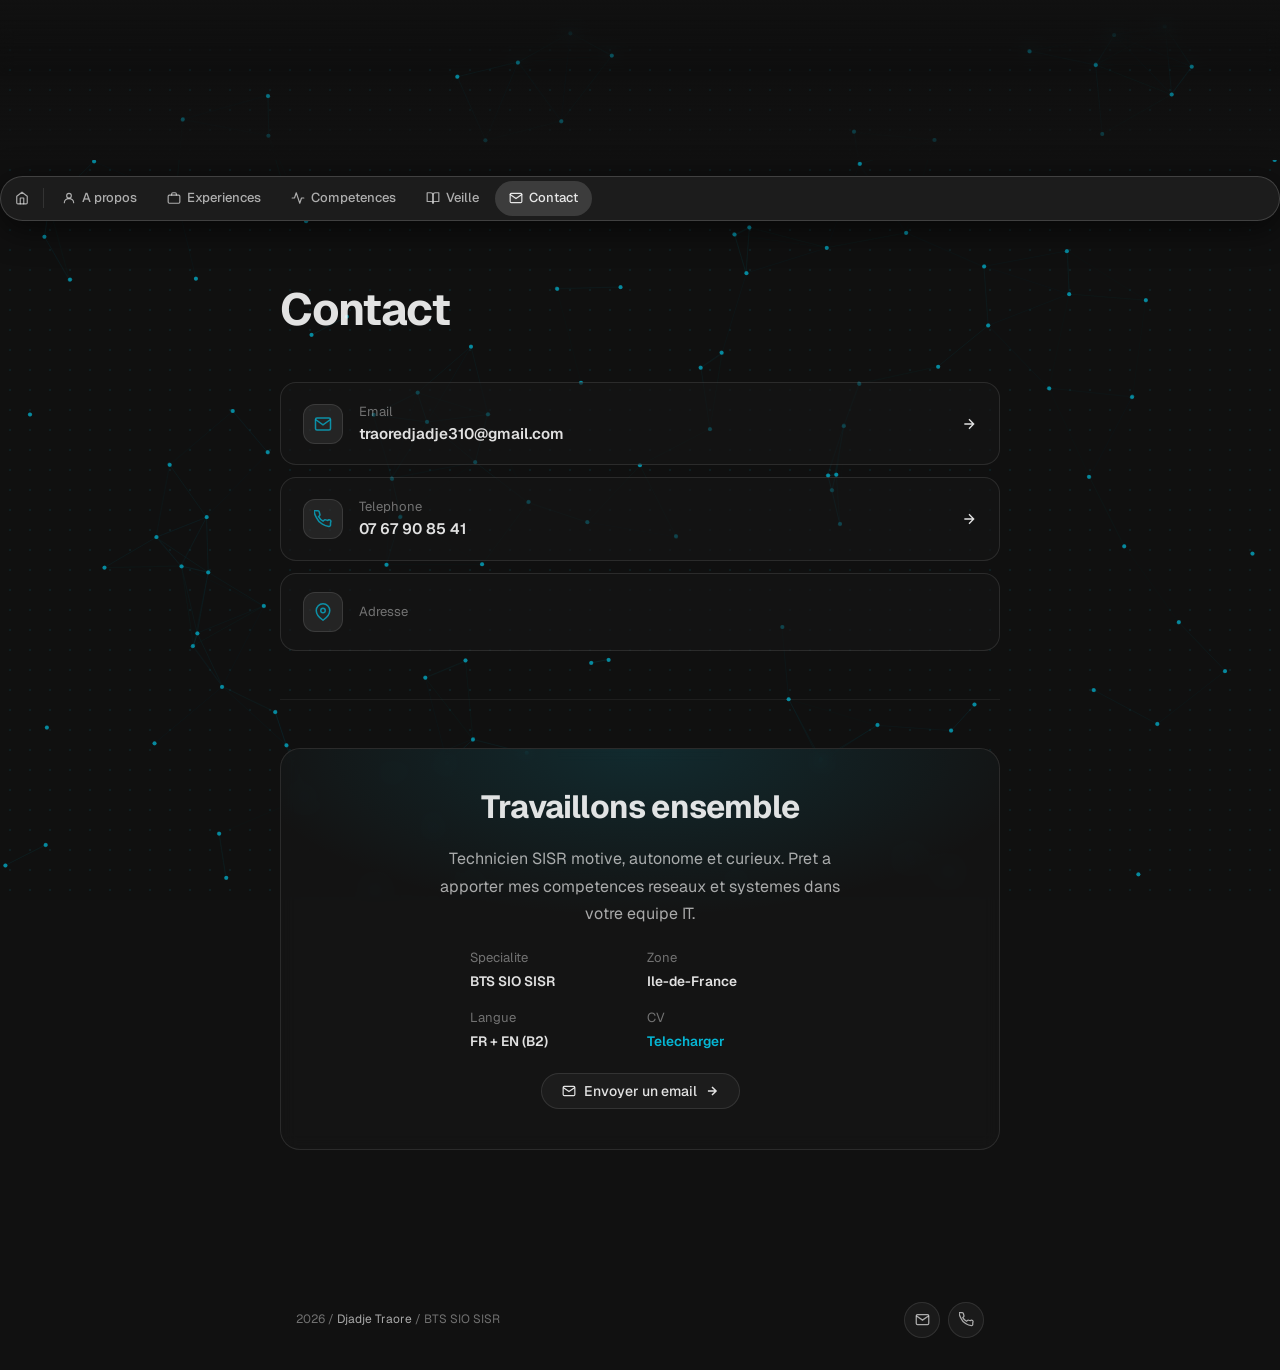
<file: contact.html>
<!DOCTYPE html>
<html lang="fr">
<head>
  <meta charset="UTF-8"/>
  <meta name="viewport" content="width=device-width,initial-scale=1.0"/>
  <title>Contact - Djadje Traore</title>
  <link rel="stylesheet" href="tokens.css"/>
  <style>
    #bg { position:fixed;top:0;left:0;width:100%;height:100%;z-index:0;pointer-events:none; }
    .mask-top,.mask-bottom,nav.pill,main,footer { position:relative;z-index:1; }
  </style>
</head>
<body>
<div class="mask-top"></div>
<div class="mask-bottom"></div>
<nav class="pill">
  <a href="index.html" class="home-icon"><svg viewBox="0 0 24 24" fill="none" stroke="currentColor" stroke-width="2" stroke-linecap="round" stroke-linejoin="round"><path d="M3 9l9-7 9 7v11a2 2 0 01-2 2H5a2 2 0 01-2-2z"/><polyline points="9 22 9 12 15 12 15 22"/></svg></a>
  <div class="nav-sep"></div>
  <a href="about.html"><svg viewBox="0 0 24 24" fill="none" stroke="currentColor" stroke-width="2" stroke-linecap="round" stroke-linejoin="round"><circle cx="12" cy="8" r="4"/><path d="M4 20c0-4 3.6-7 8-7s8 3 8 7"/></svg><span class="nav-label">A propos</span></a>
  <a href="experiences.html"><svg viewBox="0 0 24 24" fill="none" stroke="currentColor" stroke-width="2" stroke-linecap="round" stroke-linejoin="round"><rect x="2" y="7" width="20" height="14" rx="2"/><path d="M16 7V5a2 2 0 00-2-2h-4a2 2 0 00-2 2v2"/></svg><span class="nav-label">Experiences</span></a>
  <a href="competences.html"><svg viewBox="0 0 24 24" fill="none" stroke="currentColor" stroke-width="2" stroke-linecap="round" stroke-linejoin="round"><polyline points="22 12 18 12 15 21 9 3 6 12 2 12"/></svg><span class="nav-label">Competences</span></a>
  <a href="veille.html"><svg viewBox="0 0 24 24" fill="none" stroke="currentColor" stroke-width="2" stroke-linecap="round" stroke-linejoin="round"><path d="M2 3h6a4 4 0 014 4v14a3 3 0 00-3-3H2z"/><path d="M22 3h-6a4 4 0 00-4 4v14a3 3 0 013-3h7z"/></svg><span class="nav-label">Veille</span></a>
  <a href="contact.html" class="active"><svg viewBox="0 0 24 24" fill="none" stroke="currentColor" stroke-width="2" stroke-linecap="round" stroke-linejoin="round"><path d="M4 4h16c1.1 0 2 .9 2 2v12c0 1.1-.9 2-2 2H4c-1.1 0-2-.9-2-2V6c0-1.1.9-2 2-2z"/><polyline points="22,6 12,13 2,6"/></svg><span class="nav-label">Contact</span></a>
</nav>
<style>
.clink{display:flex;align-items:center;gap:16px;padding:18px 22px;border:1px solid var(--neutral-border-medium);border-radius:var(--radius-l);background:rgba(22,22,22,0.6);backdrop-filter:blur(8px);text-decoration:none;color:inherit;transition:border-color var(--transition-micro-medium),transform var(--transition-macro-medium);}
.clink:hover{border-color:var(--neutral-border-strong);transform:translateX(4px);}
.cico{width:40px;height:40px;border-radius:var(--radius-m);background:var(--neutral-alpha-medium);border:1px solid var(--neutral-border-medium);display:grid;place-items:center;flex-shrink:0;}
.cta{border:1px solid var(--neutral-border-medium);border-radius:var(--radius-xl);position:relative;background:rgba(22,22,22,0.7);backdrop-filter:blur(8px);padding:40px 36px;overflow:hidden;}
.cta::before{content:'';position:absolute;inset:0;background:radial-gradient(ellipse 80% 60% at 50% 0%,var(--brand-alpha-medium) 0%,transparent 70%);pointer-events:none;}
.cta-in{position:relative;z-index:1;display:flex;flex-direction:column;align-items:center;text-align:center;gap:20px;}
.igrid{display:grid;grid-template-columns:1fr 1fr;gap:14px;width:100%;max-width:340px;}
.icell{display:flex;flex-direction:column;gap:3px;text-align:left;}
</style>
<main>
  <div class="column gap-48">
    <div class="col gap-8 reveal reveal-d1"><h1 class="display-strong-l">Contact</h1></div>
    <div class="col gap-12 reveal reveal-d2">
      <a href="mailto:traoredjadje310@gmail.com" class="clink">
        <div class="cico"><svg viewBox="0 0 24 24" fill="none" stroke="var(--brand-on-background-medium)" stroke-width="2" width="18" height="18"><path d="M4 4h16c1.1 0 2 .9 2 2v12c0 1.1-.9 2-2 2H4c-1.1 0-2-.9-2-2V6c0-1.1.9-2 2-2z"/><polyline points="22,6 12,13 2,6"/></svg></div>
        <div class="col gap-2"><span class="body-default-s">Email</span><span class="heading-strong-m">traoredjadje310@gmail.com</span></div>
        <svg style="margin-left:auto;flex-shrink:0;" viewBox="0 0 24 24" fill="none" stroke="currentColor" stroke-width="2" width="16" height="16"><path d="M5 12h14M12 5l7 7-7 7"/></svg>
      </a>
      <a href="tel:0767908541" class="clink">
        <div class="cico"><svg viewBox="0 0 24 24" fill="none" stroke="var(--brand-on-background-medium)" stroke-width="2" width="18" height="18"><path d="M22 16.92v3a2 2 0 01-2.18 2 19.8 19.8 0 01-8.63-3.07A19.5 19.5 0 013.07 9.81 19.8 19.8 0 01.12 1.23a2 2 0 012-.22h3a2 2 0 012 1.72c.13.96.36 1.9.7 2.81a2 2 0 01-.45 2.11l-1.27 1.27a16 16 0 006 6l1.27-1.27a2 2 0 012.11-.45c.9.34 1.85.57 2.81.7A2 2 0 0122 16.92z"/></svg></div>
        <div class="col gap-2"><span class="body-default-s">Telephone</span><span class="heading-strong-m">07 67 90 85 41</span></div>
        <svg style="margin-left:auto;flex-shrink:0;" viewBox="0 0 24 24" fill="none" stroke="currentColor" stroke-width="2" width="16" height="16"><path d="M5 12h14M12 5l7 7-7 7"/></svg>
      </a>
      <div class="clink" style="cursor:default;">
        <div class="cico"><svg viewBox="0 0 24 24" fill="none" stroke="var(--brand-on-background-medium)" stroke-width="2" width="18" height="18"><path d="M21 10c0 7-9 13-9 13s-9-6-9-13a9 9 0 0118 0z"/><circle cx="12" cy="10" r="3"/></svg></div>
        <div class="col gap-2"><span class="body-default-s">Adresse</span><span class="heading-strong-m"></span></div>
      </div>
    </div>
    <div class="line-h reveal"></div>
    <div class="cta reveal reveal-d3">
      <div class="cta-in">
        <h2 class="display-strong-m">Travaillons ensemble</h2>
        <p class="body-default-l" style="max-width:400px;">Technicien SISR motive, autonome et curieux. Pret a apporter mes competences reseaux et systemes dans votre equipe IT.</p>
        <div class="igrid">
          <div class="icell"><span class="body-default-s">Specialite</span><span class="heading-strong-s">BTS SIO SISR</span></div>
          <div class="icell"><span class="body-default-s">Zone</span><span class="heading-strong-s">Ile-de-France</span></div>
          <div class="icell"><span class="body-default-s">Langue</span><span class="heading-strong-s">FR + EN (B2)</span></div>
          <div class="icell"><span class="body-default-s">CV</span><a href="cv-djadje-traore.pdf" download class="heading-strong-s on-brand" style="text-decoration:none;">Telecharger</a></div>
        </div>
        <a href="mailto:traoredjadje310@gmail.com" class="btn btn-secondary">
          <svg viewBox="0 0 24 24" fill="none" stroke="currentColor" stroke-width="2" width="14" height="14"><path d="M4 4h16c1.1 0 2 .9 2 2v12c0 1.1-.9 2-2 2H4c-1.1 0-2-.9-2-2V6c0-1.1.9-2 2-2z"/><polyline points="22,6 12,13 2,6"/></svg>
          Envoyer un email
          <svg viewBox="0 0 24 24" fill="none" stroke="currentColor" stroke-width="2.5" width="13" height="13"><path d="M5 12h14M12 5l7 7-7 7"/></svg>
        </a>
      </div>
    </div>
  </div>
</main>
<footer>
  <div class="footer-inner">
    <p>2026 / <a href="about.html">Djadje Traore</a> / BTS SIO SISR</p>
    <div class="footer-icons">
      <a href="mailto:traoredjadje310@gmail.com" class="icon-btn" title="Email">
        <svg viewBox="0 0 24 24" fill="none" stroke="currentColor" stroke-width="2"><path d="M4 4h16c1.1 0 2 .9 2 2v12c0 1.1-.9 2-2 2H4c-1.1 0-2-.9-2-2V6c0-1.1.9-2 2-2z"/><polyline points="22,6 12,13 2,6"/></svg>
      </a>
      <a href="tel:0767908541" class="icon-btn" title="Tel">
        <svg viewBox="0 0 24 24" fill="none" stroke="currentColor" stroke-width="2"><path d="M22 16.92v3a2 2 0 01-2.18 2 19.8 19.8 0 01-8.63-3.07A19.5 19.5 0 013.07 9.81 19.8 19.8 0 01.12 1.23a2 2 0 012-.22h3a2 2 0 012 1.72c.13.96.36 1.9.7 2.81a2 2 0 01-.45 2.11l-1.27 1.27a16 16 0 006 6l1.27-1.27a2 2 0 012.11-.45c.9.34 1.85.57 2.81.7A2 2 0 0122 16.92z"/></svg>
      </a>
    </div>
  </div>
</footer>
<script src="particles.js"></script>
</body>
</html>
</file>
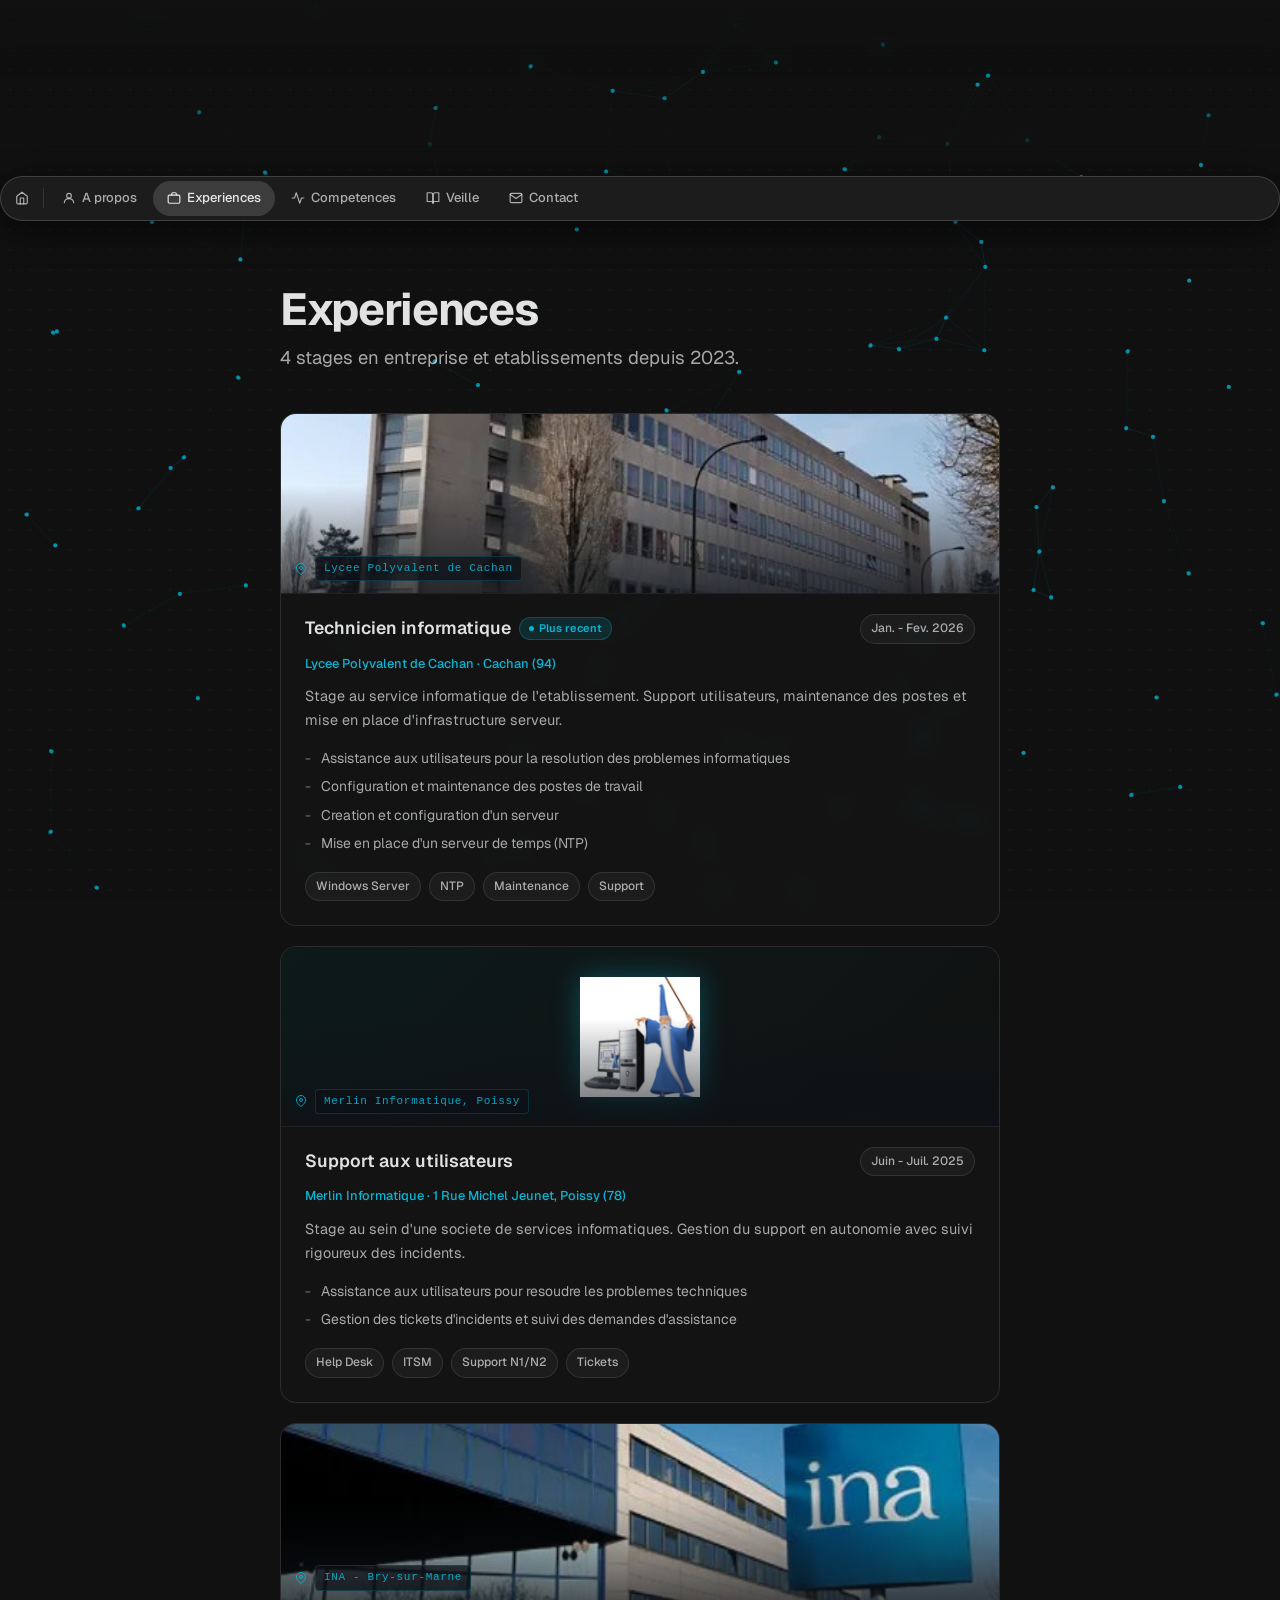
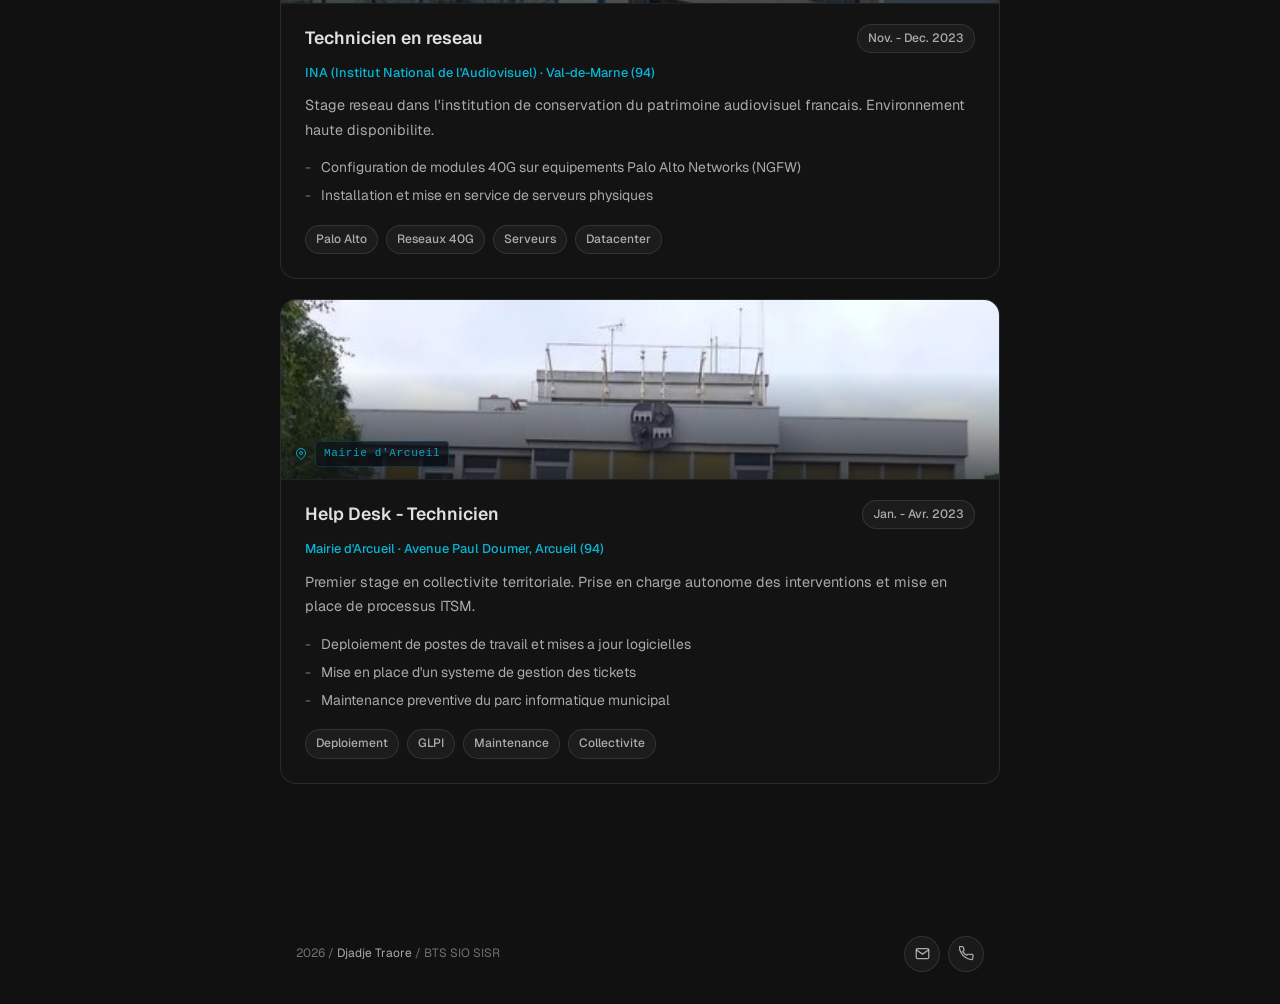
<file: experiences.html>
<!DOCTYPE html>
<html lang="fr">
<head>
  <meta charset="UTF-8"/>
  <meta name="viewport" content="width=device-width,initial-scale=1.0"/>
  <title>Experiences - Djadje Traore</title>
  <link rel="stylesheet" href="tokens.css"/>
  <style>
    #bg{position:fixed;top:0;left:0;width:100%;height:100%;z-index:0;pointer-events:none;}
    .mask-top,.mask-bottom,nav.pill,main,footer{position:relative;z-index:1;}
    .wcard{display:flex;flex-direction:column;border:1px solid var(--neutral-border-medium);border-radius:var(--radius-l);background:rgba(22,22,22,0.6);backdrop-filter:blur(8px);overflow:hidden;transition:border-color var(--transition-micro-medium),transform var(--transition-macro-medium);}
    .wcard:hover{border-color:var(--neutral-border-strong);transform:translateX(4px);}
    .wthumb{height:180px;position:relative;overflow:hidden;border-bottom:1px solid var(--neutral-border-weak);}
    .wthumb iframe{width:100%;height:100%;border:none;filter:saturate(0.3) brightness(0.5) hue-rotate(160deg);transition:filter var(--transition-macro-medium);}
    .wcard:hover .wthumb iframe{filter:saturate(0.5) brightness(0.65) hue-rotate(160deg);}
    .wthumb-overlay{position:absolute;inset:0;background:linear-gradient(to top,rgba(13,17,23,0.7) 0%,transparent 60%);pointer-events:none;z-index:1;}
    .wthumb-label{position:absolute;bottom:12px;left:14px;z-index:2;display:flex;align-items:center;gap:8px;}
    .wthumb-label span{font-family:monospace;font-size:11px;color:rgba(6,182,212,0.9);letter-spacing:0.06em;background:rgba(13,17,23,0.75);padding:3px 8px;border-radius:4px;border:1px solid rgba(6,182,212,0.2);}
    .wbody{padding:20px 24px 24px;display:flex;flex-direction:column;gap:10px;}
    .wmeta{display:flex;justify-content:space-between;align-items:flex-start;flex-wrap:wrap;gap:8px;}
    .wco{font-size:0.8rem;color:var(--brand-on-background-strong);font-weight:500;}
    .wli{list-style:none;display:flex;flex-direction:column;gap:6px;margin-top:4px;}
    .wli li{font-size:0.87rem;color:var(--neutral-on-background-medium);line-height:1.6;padding-left:16px;position:relative;}
    .wli li::before{content:'-';position:absolute;left:0;color:var(--neutral-on-background-weak);}
    .badge-new{display:inline-flex;align-items:center;gap:5px;padding:2px 9px;border-radius:9999px;font-size:11px;font-weight:600;background:var(--brand-alpha-medium);border:1px solid var(--brand-alpha-strong);color:var(--brand-on-background-strong);}
    .badge-new::before{content:'';width:5px;height:5px;border-radius:50%;background:var(--brand-solid);animation:blink 2s infinite;}
    @keyframes blink{0%,100%{opacity:1}50%{opacity:0.3}}
  </style>
</head>
<body>
<div class="mask-top"></div>
<div class="mask-bottom"></div>
<nav class="pill">
  <a href="index.html" class="home-icon"><svg viewBox="0 0 24 24" fill="none" stroke="currentColor" stroke-width="2" stroke-linecap="round" stroke-linejoin="round"><path d="M3 9l9-7 9 7v11a2 2 0 01-2 2H5a2 2 0 01-2-2z"/><polyline points="9 22 9 12 15 12 15 22"/></svg></a>
  <div class="nav-sep"></div>
  <a href="about.html"><svg viewBox="0 0 24 24" fill="none" stroke="currentColor" stroke-width="2" stroke-linecap="round" stroke-linejoin="round"><circle cx="12" cy="8" r="4"/><path d="M4 20c0-4 3.6-7 8-7s8 3 8 7"/></svg><span class="nav-label">A propos</span></a>
  <a href="experiences.html" class="active"><svg viewBox="0 0 24 24" fill="none" stroke="currentColor" stroke-width="2" stroke-linecap="round" stroke-linejoin="round"><rect x="2" y="7" width="20" height="14" rx="2"/><path d="M16 7V5a2 2 0 00-2-2h-4a2 2 0 00-2 2v2"/></svg><span class="nav-label">Experiences</span></a>
  <a href="competences.html"><svg viewBox="0 0 24 24" fill="none" stroke="currentColor" stroke-width="2" stroke-linecap="round" stroke-linejoin="round"><polyline points="22 12 18 12 15 21 9 3 6 12 2 12"/></svg><span class="nav-label">Competences</span></a>
  <a href="veille.html"><svg viewBox="0 0 24 24" fill="none" stroke="currentColor" stroke-width="2" stroke-linecap="round" stroke-linejoin="round"><path d="M2 3h6a4 4 0 014 4v14a3 3 0 00-3-3H2z"/><path d="M22 3h-6a4 4 0 00-4 4v14a3 3 0 013-3h7z"/></svg><span class="nav-label">Veille</span></a>
  <a href="contact.html"><svg viewBox="0 0 24 24" fill="none" stroke="currentColor" stroke-width="2" stroke-linecap="round" stroke-linejoin="round"><path d="M4 4h16c1.1 0 2 .9 2 2v12c0 1.1-.9 2-2 2H4c-1.1 0-2-.9-2-2V6c0-1.1.9-2 2-2z"/><polyline points="22,6 12,13 2,6"/></svg><span class="nav-label">Contact</span></a>
</nav>
<main>
  <div class="column gap-40">
    <div class="col gap-8 reveal reveal-d1">
      <h1 class="display-strong-l">Experiences</h1>
      <p class="body-default-xl">4 stages en entreprise et etablissements depuis 2023.</p>
    </div>
    <div class="col gap-20">
      <div class="wcard reveal reveal-d2">
        <div class="wthumb">
          <img src="img-cachan.png" alt="Lycee Polyvalent de Cachan" style="width:100%;height:100%;object-fit:cover;object-position:center;"/>
          <div class="wthumb-overlay"></div>
          <div class="wthumb-label">
            <svg viewBox="0 0 24 24" fill="none" stroke="rgba(6,182,212,0.9)" stroke-width="2" width="12" height="12"><path d="M21 10c0 7-9 13-9 13s-9-6-9-13a9 9 0 0118 0z"/><circle cx="12" cy="10" r="3"/></svg>
            <span>Lycee Polyvalent de Cachan</span>
          </div>
        </div>
        <div class="wbody">
          <div class="wmeta"><div class="row gap-8 wrap"><span class="heading-strong-l" style="font-size:1.1rem;">Technicien informatique</span><span class="badge-new">Plus recent</span></div><span class="tag">Jan. - Fev. 2026</span></div>
          <p class="wco">Lycee Polyvalent de Cachan &middot; Cachan (94)</p>
          <p class="body-default-m">Stage au service informatique de l'etablissement. Support utilisateurs, maintenance des postes et mise en place d'infrastructure serveur.</p>
          <ul class="wli"><li>Assistance aux utilisateurs pour la resolution des problemes informatiques</li><li>Configuration et maintenance des postes de travail</li><li>Creation et configuration d'un serveur</li><li>Mise en place d'un serveur de temps (NTP)</li></ul>
          <div class="skill-tags-row mt-8"><span class="tag">Windows Server</span><span class="tag">NTP</span><span class="tag">Maintenance</span><span class="tag">Support</span></div>
        </div>
      </div>
      <div class="wcard reveal reveal-d3">
        <div class="wthumb">
          <div style="width:100%;height:100%;background:linear-gradient(135deg,#0d1a1a,#111);display:grid;place-items:center;"><img src="img-merlin.png" alt="Merlin Informatique" style="height:120px;width:auto;object-fit:contain;filter:drop-shadow(0 0 14px rgba(6,182,212,0.35));"/></div>
          <div class="wthumb-overlay"></div>
          <div class="wthumb-label">
            <svg viewBox="0 0 24 24" fill="none" stroke="rgba(6,182,212,0.9)" stroke-width="2" width="12" height="12"><path d="M21 10c0 7-9 13-9 13s-9-6-9-13a9 9 0 0118 0z"/><circle cx="12" cy="10" r="3"/></svg>
            <span>Merlin Informatique, Poissy</span>
          </div>
        </div>
        <div class="wbody">
          <div class="wmeta"><span class="heading-strong-l" style="font-size:1.1rem;">Support aux utilisateurs</span><span class="tag">Juin - Juil. 2025</span></div>
          <p class="wco">Merlin Informatique &middot; 1 Rue Michel Jeunet, Poissy (78)</p>
          <p class="body-default-m">Stage au sein d'une societe de services informatiques. Gestion du support en autonomie avec suivi rigoureux des incidents.</p>
          <ul class="wli"><li>Assistance aux utilisateurs pour resoudre les problemes techniques</li><li>Gestion des tickets d'incidents et suivi des demandes d'assistance</li></ul>
          <div class="skill-tags-row mt-8"><span class="tag">Help Desk</span><span class="tag">ITSM</span><span class="tag">Support N1/N2</span><span class="tag">Tickets</span></div>
        </div>
      </div>
      <div class="wcard reveal reveal-d4">
        <div class="wthumb">
          <img src="img-ina.png" alt="INA - Institut National de l'Audiovisuel" style="width:100%;height:100%;object-fit:cover;object-position:center;"/>
          <div class="wthumb-overlay"></div>
          <div class="wthumb-label">
            <svg viewBox="0 0 24 24" fill="none" stroke="rgba(6,182,212,0.9)" stroke-width="2" width="12" height="12"><path d="M21 10c0 7-9 13-9 13s-9-6-9-13a9 9 0 0118 0z"/><circle cx="12" cy="10" r="3"/></svg>
            <span>INA - Bry-sur-Marne</span>
          </div>
        </div>
        <div class="wbody">
          <div class="wmeta"><span class="heading-strong-l" style="font-size:1.1rem;">Technicien en reseau</span><span class="tag">Nov. - Dec. 2023</span></div>
          <p class="wco">INA (Institut National de l'Audiovisuel) &middot; Val-de-Marne (94)</p>
          <p class="body-default-m">Stage reseau dans l'institution de conservation du patrimoine audiovisuel francais. Environnement haute disponibilite.</p>
          <ul class="wli"><li>Configuration de modules 40G sur equipements Palo Alto Networks (NGFW)</li><li>Installation et mise en service de serveurs physiques</li></ul>
          <div class="skill-tags-row mt-8"><span class="tag">Palo Alto</span><span class="tag">Reseaux 40G</span><span class="tag">Serveurs</span><span class="tag">Datacenter</span></div>
        </div>
      </div>
      <div class="wcard reveal reveal-d5">
        <div class="wthumb">
          <img src="img-arcueil.png" alt="Mairie d'Arcueil" style="width:100%;height:100%;object-fit:cover;object-position:center top;"/>
          <div class="wthumb-overlay"></div>
          <div class="wthumb-label">
            <svg viewBox="0 0 24 24" fill="none" stroke="rgba(6,182,212,0.9)" stroke-width="2" width="12" height="12"><path d="M21 10c0 7-9 13-9 13s-9-6-9-13a9 9 0 0118 0z"/><circle cx="12" cy="10" r="3"/></svg>
            <span>Mairie d'Arcueil</span>
          </div>
        </div>
        <div class="wbody">
          <div class="wmeta"><span class="heading-strong-l" style="font-size:1.1rem;">Help Desk - Technicien</span><span class="tag">Jan. - Avr. 2023</span></div>
          <p class="wco">Mairie d'Arcueil &middot; Avenue Paul Doumer, Arcueil (94)</p>
          <p class="body-default-m">Premier stage en collectivite territoriale. Prise en charge autonome des interventions et mise en place de processus ITSM.</p>
          <ul class="wli"><li>Deploiement de postes de travail et mises a jour logicielles</li><li>Mise en place d'un systeme de gestion des tickets</li><li>Maintenance preventive du parc informatique municipal</li></ul>
          <div class="skill-tags-row mt-8"><span class="tag">Deploiement</span><span class="tag">GLPI</span><span class="tag">Maintenance</span><span class="tag">Collectivite</span></div>
        </div>
      </div>
    </div>
  </div>
</main>
<footer>
  <div class="footer-inner">
    <p>2026 / <a href="about.html">Djadje Traore</a> / BTS SIO SISR</p>
    <div class="footer-icons">
      <a href="mailto:traoredjadje310@gmail.com" class="icon-btn"><svg viewBox="0 0 24 24" fill="none" stroke="currentColor" stroke-width="2"><path d="M4 4h16c1.1 0 2 .9 2 2v12c0 1.1-.9 2-2 2H4c-1.1 0-2-.9-2-2V6c0-1.1.9-2 2-2z"/><polyline points="22,6 12,13 2,6"/></svg></a>
      <a href="tel:0767908541" class="icon-btn"><svg viewBox="0 0 24 24" fill="none" stroke="currentColor" stroke-width="2"><path d="M22 16.92v3a2 2 0 01-2.18 2 19.8 19.8 0 01-8.63-3.07A19.5 19.5 0 013.07 9.81 19.8 19.8 0 01.12 1.23a2 2 0 012-.22h3a2 2 0 012 1.72c.13.96.36 1.9.7 2.81a2 2 0 01-.45 2.11l-1.27 1.27a16 16 0 006 6l1.27-1.27a2 2 0 012.11-.45c.9.34 1.85.57 2.81.7A2 2 0 0122 16.92z"/></svg></a>
    </div>
  </div>
</footer>
<script src="particles.js"></script>
</body>
</html>
</file>
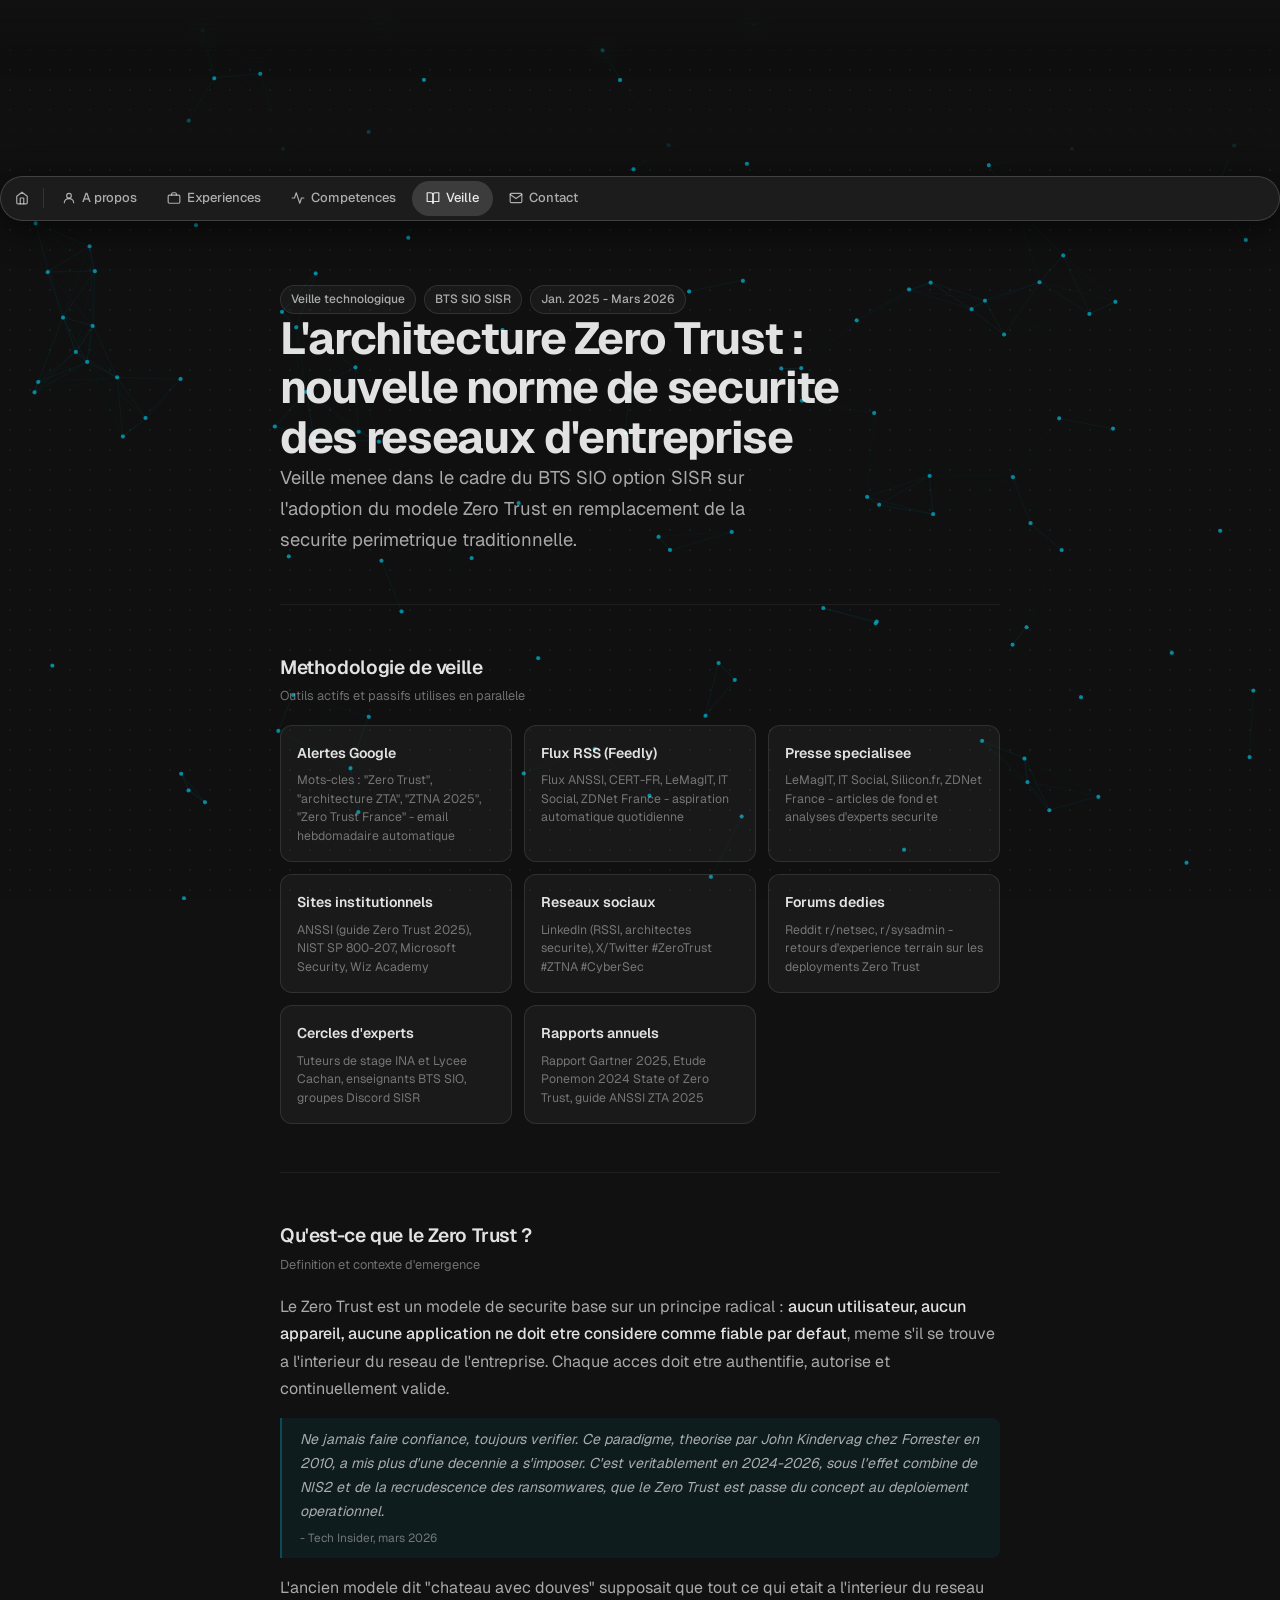
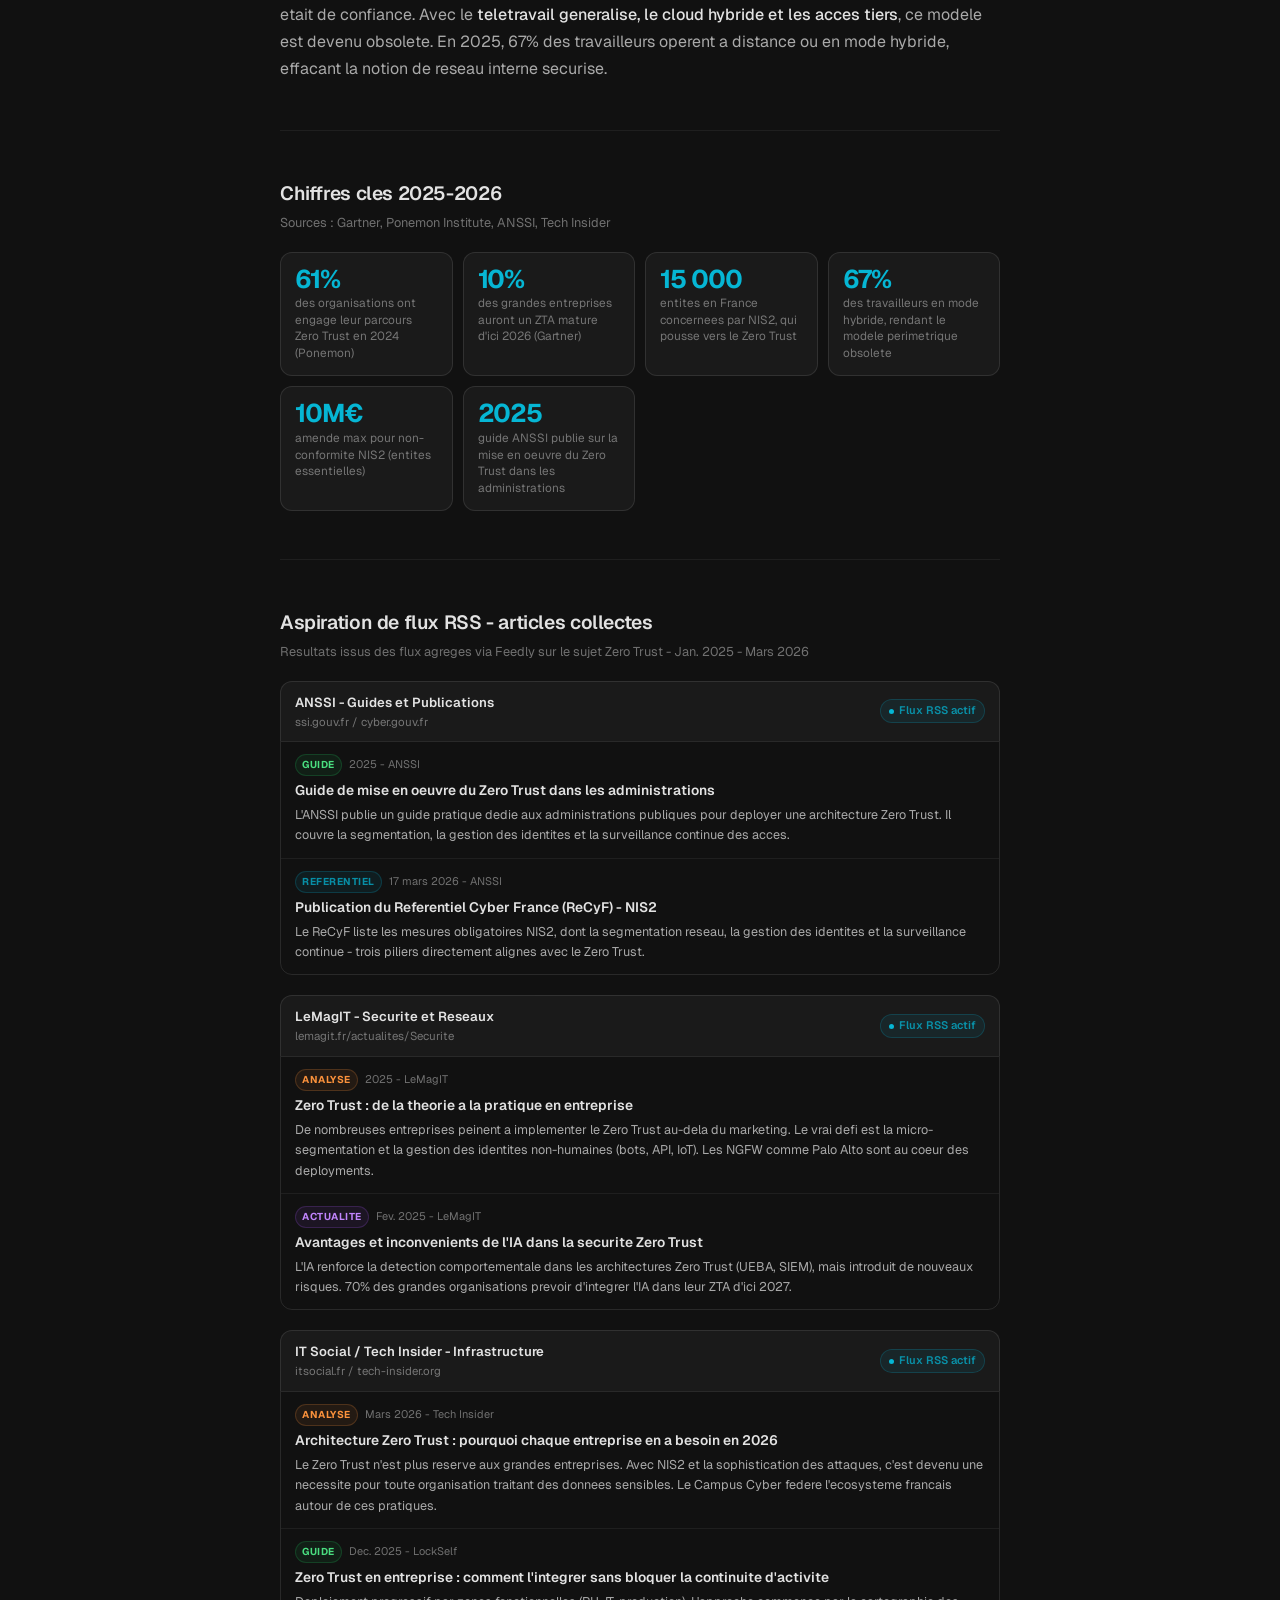
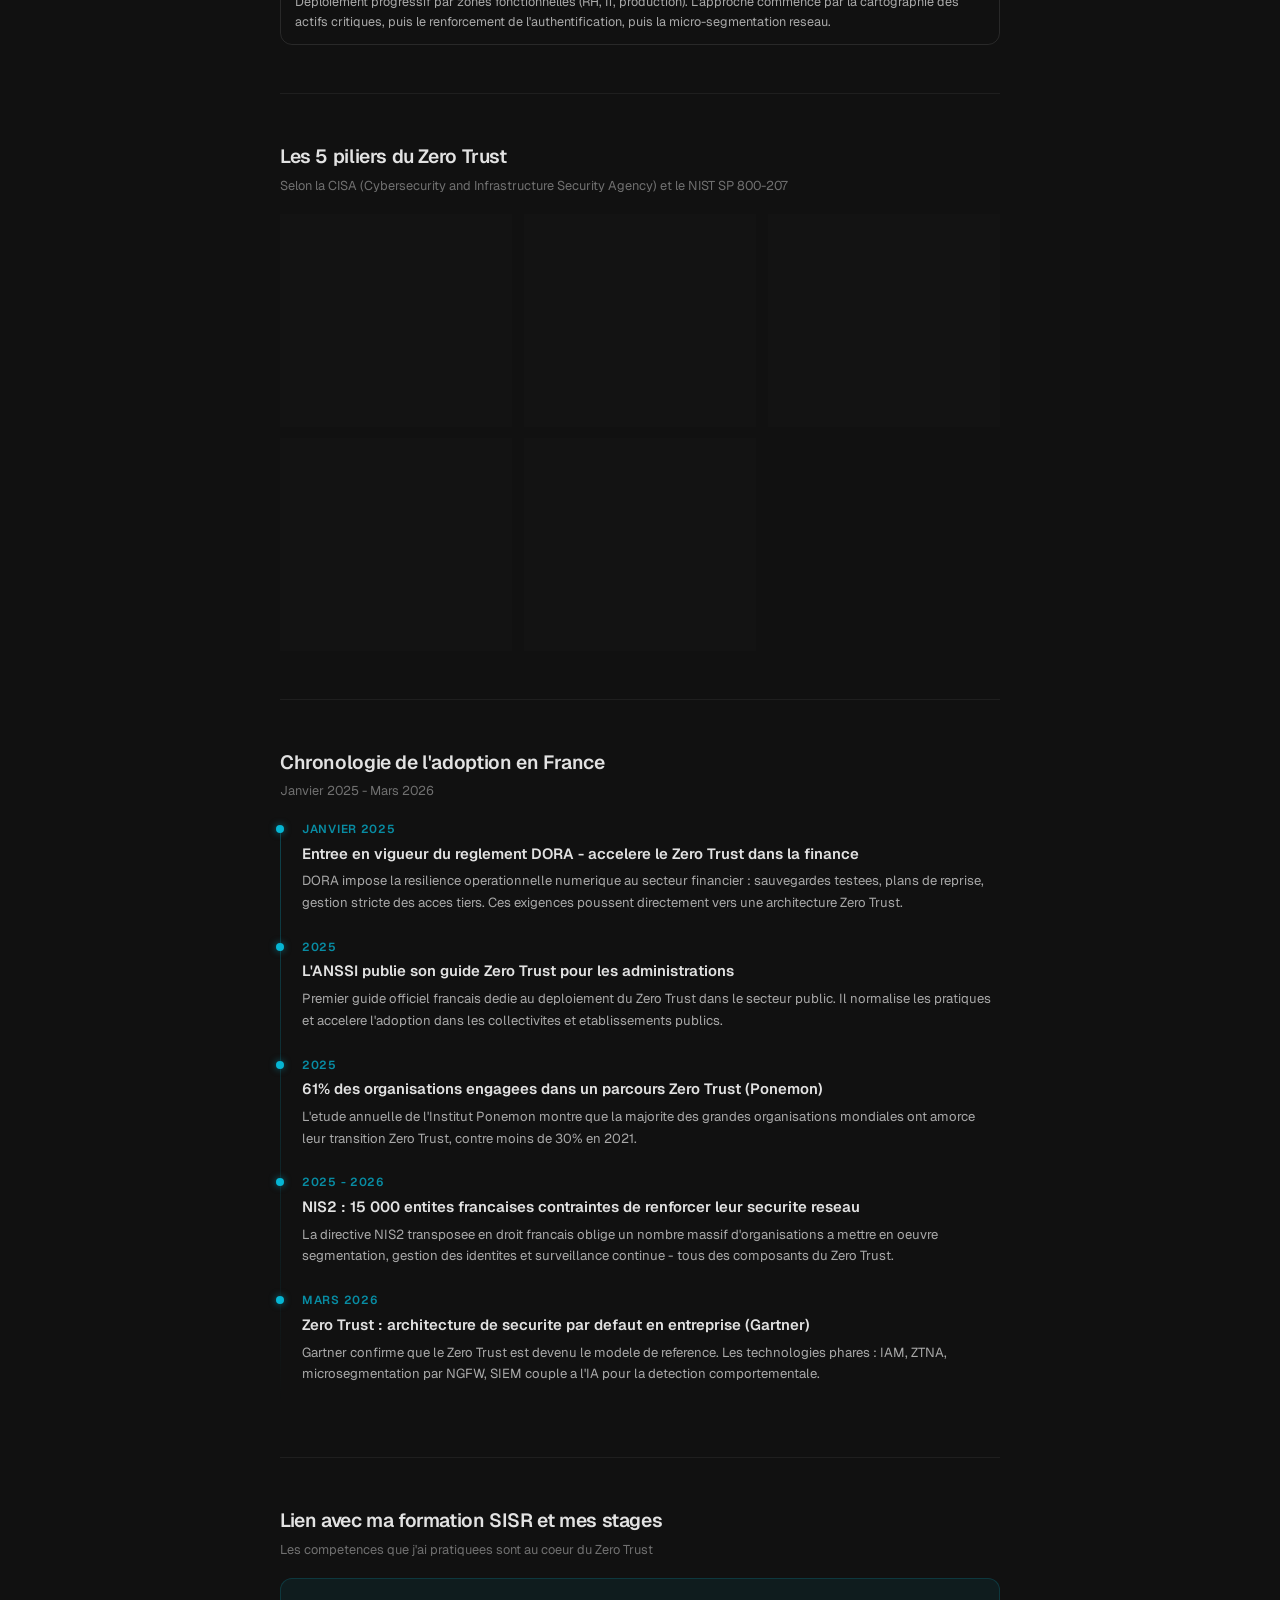
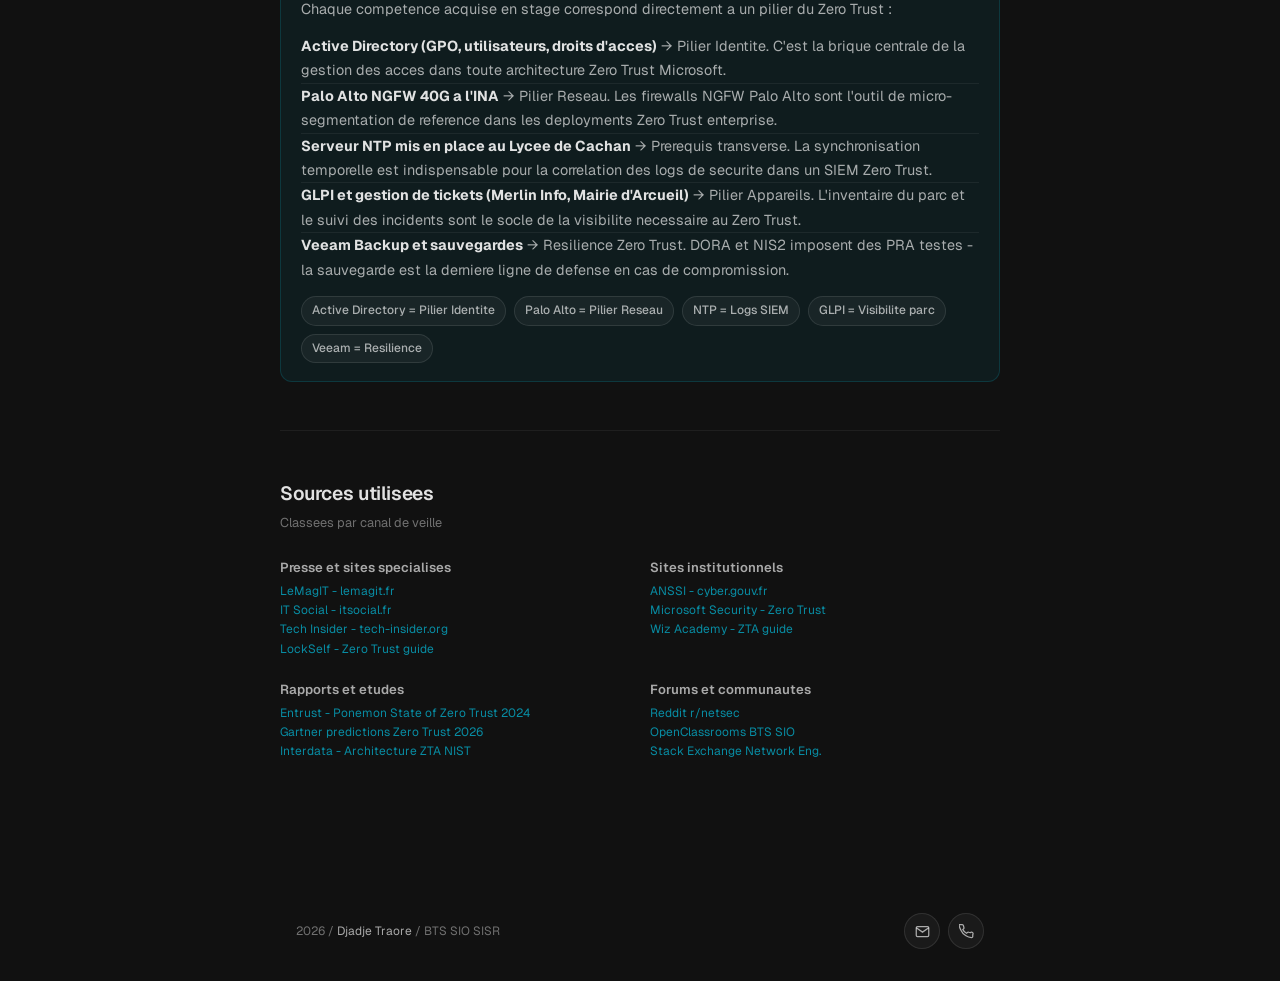
<file: veille.html>
<!DOCTYPE html>
<html lang="fr">
<head>
  <meta charset="UTF-8"/>
  <meta name="viewport" content="width=device-width,initial-scale=1.0"/>
  <title>Veille Technologique - Djadje Traore</title>
  <link rel="stylesheet" href="tokens.css"/>
  <style>
    #bg{position:fixed;top:0;left:0;width:100%;height:100%;z-index:0;pointer-events:none;}
    .mask-top,.mask-bottom,nav.pill,main,footer{position:relative;z-index:1;}
    .tool-grid{display:grid;grid-template-columns:repeat(auto-fill,minmax(190px,1fr));gap:12px;}
    .tool-card{background:var(--neutral-alpha-weak);border:1px solid var(--neutral-border-medium);border-radius:var(--radius-m);padding:16px;display:flex;flex-direction:column;gap:7px;transition:border-color var(--transition-micro-medium);}
    .tool-card:hover{border-color:var(--neutral-border-strong);}
    .tool-name{font-size:0.88rem;font-weight:600;color:var(--neutral-on-background-strong);}
    .tool-desc{font-size:0.77rem;color:var(--neutral-on-background-weak);line-height:1.5;}
    .news-grid{display:grid;grid-template-columns:1fr 1fr;gap:12px;}
    @media(max-width:560px){.news-grid{grid-template-columns:1fr;}}
    .ncard{background:rgba(22,22,22,0.6);border:1px solid var(--neutral-border-medium);border-radius:var(--radius-m);padding:16px 18px;display:flex;flex-direction:column;gap:8px;text-decoration:none;color:inherit;transition:border-color var(--transition-micro-medium),transform var(--transition-macro-medium);backdrop-filter:blur(6px);}
    .ncard:hover{border-color:var(--neutral-border-strong);transform:translateY(-2px);}
    .ncard.feat{grid-column:1/-1;border-color:var(--brand-border-weak);background:rgba(6,182,212,0.03);}
    .nsrc{font-size:11px;font-weight:700;color:var(--brand-on-background-medium);text-transform:uppercase;letter-spacing:0.05em;}
    .ndate{font-size:11px;color:var(--neutral-on-background-weak);}
    .ntitle{font-size:0.93rem;font-weight:600;color:var(--neutral-on-background-strong);line-height:1.4;}
    .ntitle.lg{font-size:1.05rem;}
    .nbody{font-size:0.82rem;color:var(--neutral-on-background-medium);line-height:1.65;}
    .stat-row{display:grid;grid-template-columns:repeat(auto-fill,minmax(140px,1fr));gap:10px;}
    .stat-card{padding:14px;border:1px solid var(--neutral-border-medium);border-radius:var(--radius-m);background:var(--neutral-alpha-weak);}
    .stat-num{font-size:1.6rem;font-weight:700;letter-spacing:-0.04em;color:var(--brand-on-background-strong);line-height:1;}
    .stat-lbl{font-size:0.74rem;color:var(--neutral-on-background-weak);line-height:1.4;margin-top:3px;}
    .tl{position:relative;padding-left:22px;}
    .tl::before{content:'';position:absolute;left:0;top:6px;bottom:6px;width:1px;background:linear-gradient(to bottom,var(--brand-border-medium),transparent);}
    .tl-item{position:relative;padding-bottom:24px;}
    .tl-dot{position:absolute;left:-26px;top:5px;width:8px;height:8px;border-radius:50%;background:var(--brand-solid);box-shadow:0 0 7px var(--brand-border-strong);}
    .tl-date{font-size:0.73rem;color:var(--brand-on-background-medium);font-weight:600;text-transform:uppercase;letter-spacing:0.06em;margin-bottom:3px;}
    .tl-title{font-size:0.93rem;font-weight:600;color:var(--neutral-on-background-strong);margin-bottom:5px;}
    .tl-body{font-size:0.82rem;color:var(--neutral-on-background-medium);line-height:1.65;}
    .qblock{border-left:2px solid var(--brand-border-medium);padding:10px 18px;background:var(--brand-alpha-weak);border-radius:0 var(--radius-s) var(--radius-s) 0;}
    .qblock p{font-size:0.88rem;color:var(--neutral-on-background-medium);font-style:italic;line-height:1.7;}
    .qblock cite{font-size:0.74rem;color:var(--neutral-on-background-weak);margin-top:5px;display:block;font-style:normal;}
    .sisr-box{background:var(--brand-alpha-weak);border:1px solid var(--brand-border-weak);border-radius:var(--radius-m);padding:18px 20px;}
    .pilier-grid{display:grid;grid-template-columns:repeat(auto-fill,minmax(200px,1fr));gap:12px;}
    .pilier-card{background:rgba(22,22,22,0.6);border:1px solid var(--neutral-border-medium);border-radius:var(--radius-m);padding:18px;display:flex;flex-direction:column;gap:8px;backdrop-filter:blur(6px);transition:border-color var(--transition-micro-medium);}
    .pilier-card:hover{border-color:var(--brand-border-medium);}
    .pilier-num{font-family:monospace;font-size:0.72rem;color:var(--brand-on-background-medium);font-weight:600;letter-spacing:0.06em;}
    .pilier-title{font-size:0.92rem;font-weight:600;color:var(--neutral-on-background-strong);}
    .pilier-desc{font-size:0.78rem;color:var(--neutral-on-background-weak);line-height:1.55;}
    .sep{border:none;border-top:1px solid var(--neutral-border-weak);margin:0;}
    .sh{margin-bottom:18px;}
    .sh h2{font-size:1.2rem;font-weight:600;letter-spacing:-0.02em;color:var(--neutral-on-background-strong);}
    .sh p{font-size:0.8rem;color:var(--neutral-on-background-weak);margin-top:3px;}
    .rss-header{display:flex;align-items:center;justify-content:space-between;flex-wrap:wrap;gap:10px;padding:10px 14px;background:var(--neutral-alpha-weak);border:1px solid var(--neutral-border-medium);border-bottom:none;border-radius:var(--radius-m) var(--radius-m) 0 0;}
    .rss-name{font-size:0.82rem;font-weight:600;color:var(--neutral-on-background-strong);}
    .rss-url{font-size:0.72rem;color:var(--neutral-on-background-weak);}
    .rss-live{display:inline-flex;align-items:center;gap:5px;padding:2px 8px;border-radius:9999px;font-size:11px;font-weight:600;background:rgba(6,182,212,0.08);border:1px solid rgba(6,182,212,0.2);color:var(--brand-on-background-medium);}
    .rss-live::before{content:'';width:5px;height:5px;border-radius:50%;background:var(--brand-solid);animation:blink 2s infinite;}
    @keyframes blink{0%,100%{opacity:1}50%{opacity:0.3}}
    .rss-items{border:1px solid var(--neutral-border-medium);border-radius:0 0 var(--radius-m) var(--radius-m);overflow:hidden;}
    .rss-item{display:flex;flex-direction:column;gap:5px;padding:12px 14px;border-bottom:1px solid var(--neutral-border-weak);text-decoration:none;color:inherit;transition:background var(--transition-micro-medium);}
    .rss-item:last-child{border-bottom:none;}
    .rss-item:hover{background:var(--neutral-alpha-weak);}
    .rss-meta{display:flex;align-items:center;gap:7px;flex-wrap:wrap;}
    .rtype{font-size:10px;font-weight:700;letter-spacing:0.05em;text-transform:uppercase;padding:2px 6px;border-radius:9999px;}
    .rdate{font-size:11px;color:var(--neutral-on-background-weak);}
    .rtitle{font-size:0.86rem;font-weight:600;color:var(--neutral-on-background-strong);line-height:1.4;}
    .rbody{font-size:0.79rem;color:var(--neutral-on-background-medium);line-height:1.6;}
    .t-alerte{background:rgba(239,68,68,0.1);border:1px solid rgba(239,68,68,0.25);color:#f87171;}
    .t-rapport{background:rgba(6,182,212,0.08);border:1px solid rgba(6,182,212,0.2);color:var(--brand-on-background-medium);}
    .t-actu{background:rgba(168,85,247,0.08);border:1px solid rgba(168,85,247,0.2);color:#c084fc;}
    .t-analyse{background:rgba(251,146,60,0.08);border:1px solid rgba(251,146,60,0.2);color:#fb923c;}
    .t-guide{background:rgba(34,197,94,0.08);border:1px solid rgba(34,197,94,0.2);color:#4ade80;}
    .src{display:inline-flex;align-items:center;gap:4px;font-size:0.75rem;color:var(--brand-on-background-medium);text-decoration:none;}
    .src:hover{color:var(--brand-on-background-strong);}
  </style>
</head>
<body>
<div class="mask-top"></div>
<div class="mask-bottom"></div>
<nav class="pill">
  <a href="index.html" class="home-icon"><svg viewBox="0 0 24 24" fill="none" stroke="currentColor" stroke-width="2" stroke-linecap="round" stroke-linejoin="round"><path d="M3 9l9-7 9 7v11a2 2 0 01-2 2H5a2 2 0 01-2-2z"/><polyline points="9 22 9 12 15 12 15 22"/></svg></a>
  <div class="nav-sep"></div>
  <a href="about.html"><svg viewBox="0 0 24 24" fill="none" stroke="currentColor" stroke-width="2" stroke-linecap="round" stroke-linejoin="round"><circle cx="12" cy="8" r="4"/><path d="M4 20c0-4 3.6-7 8-7s8 3 8 7"/></svg><span class="nav-label">A propos</span></a>
  <a href="experiences.html"><svg viewBox="0 0 24 24" fill="none" stroke="currentColor" stroke-width="2" stroke-linecap="round" stroke-linejoin="round"><rect x="2" y="7" width="20" height="14" rx="2"/><path d="M16 7V5a2 2 0 00-2-2h-4a2 2 0 00-2 2v2"/></svg><span class="nav-label">Experiences</span></a>
  <a href="competences.html"><svg viewBox="0 0 24 24" fill="none" stroke="currentColor" stroke-width="2" stroke-linecap="round" stroke-linejoin="round"><polyline points="22 12 18 12 15 21 9 3 6 12 2 12"/></svg><span class="nav-label">Competences</span></a>
  <a href="veille.html" class="active"><svg viewBox="0 0 24 24" fill="none" stroke="currentColor" stroke-width="2" stroke-linecap="round" stroke-linejoin="round"><path d="M2 3h6a4 4 0 014 4v14a3 3 0 00-3-3H2z"/><path d="M22 3h-6a4 4 0 00-4 4v14a3 3 0 013-3h7z"/></svg><span class="nav-label">Veille</span></a>
  <a href="contact.html"><svg viewBox="0 0 24 24" fill="none" stroke="currentColor" stroke-width="2" stroke-linecap="round" stroke-linejoin="round"><path d="M4 4h16c1.1 0 2 .9 2 2v12c0 1.1-.9 2-2 2H4c-1.1 0-2-.9-2-2V6c0-1.1.9-2 2-2z"/><polyline points="22,6 12,13 2,6"/></svg><span class="nav-label">Contact</span></a>
</nav>

<main>
  <div class="column gap-48">

    <!-- HEADER -->
    <div class="col gap-10 reveal reveal-d1">
      <div class="row gap-8 wrap">
        <span class="tag">Veille technologique</span>
        <span class="tag">BTS SIO SISR</span>
        <span class="tag">Jan. 2025 - Mars 2026</span>
      </div>
      <h1 class="display-strong-l" style="max-width:580px;line-height:1.1;">L'architecture Zero Trust : nouvelle norme de securite des reseaux d'entreprise</h1>
      <p class="body-default-xl" style="max-width:520px;">Veille menee dans le cadre du BTS SIO option SISR sur l'adoption du modele Zero Trust en remplacement de la securite perimetrique traditionnelle.</p>
    </div>

    <hr class="sep reveal">

    <!-- METHODOLOGIE -->
    <div class="reveal reveal-d2">
      <div class="sh"><h2>Methodologie de veille</h2><p>Outils actifs et passifs utilises en parallele</p></div>
      <div class="tool-grid">
        <div class="tool-card"><div class="tool-name">Alertes Google</div><div class="tool-desc">Mots-cles : "Zero Trust", "architecture ZTA", "ZTNA 2025", "Zero Trust France" - email hebdomadaire automatique</div></div>
        <div class="tool-card"><div class="tool-name">Flux RSS (Feedly)</div><div class="tool-desc">Flux ANSSI, CERT-FR, LeMagIT, IT Social, ZDNet France - aspiration automatique quotidienne</div></div>
        <div class="tool-card"><div class="tool-name">Presse specialisee</div><div class="tool-desc">LeMagIT, IT Social, Silicon.fr, ZDNet France - articles de fond et analyses d'experts securite</div></div>
        <div class="tool-card"><div class="tool-name">Sites institutionnels</div><div class="tool-desc">ANSSI (guide Zero Trust 2025), NIST SP 800-207, Microsoft Security, Wiz Academy</div></div>
        <div class="tool-card"><div class="tool-name">Reseaux sociaux</div><div class="tool-desc">LinkedIn (RSSI, architectes securite), X/Twitter #ZeroTrust #ZTNA #CyberSec</div></div>
        <div class="tool-card"><div class="tool-name">Forums dedies</div><div class="tool-desc">Reddit r/netsec, r/sysadmin - retours d'experience terrain sur les deployments Zero Trust</div></div>
        <div class="tool-card"><div class="tool-name">Cercles d'experts</div><div class="tool-desc">Tuteurs de stage INA et Lycee Cachan, enseignants BTS SIO, groupes Discord SISR</div></div>
        <div class="tool-card"><div class="tool-name">Rapports annuels</div><div class="tool-desc">Rapport Gartner 2025, Etude Ponemon 2024 State of Zero Trust, guide ANSSI ZTA 2025</div></div>
      </div>
    </div>

    <hr class="sep reveal">

    <!-- DEFINITION ET CONTEXTE -->
    <div class="reveal reveal-d2">
      <div class="sh"><h2>Qu'est-ce que le Zero Trust ?</h2><p>Definition et contexte d'emergence</p></div>
      <div class="col gap-16">
        <p class="body-default-l">Le Zero Trust est un modele de securite base sur un principe radical : <strong style="color:var(--neutral-on-background-strong);font-weight:500;">aucun utilisateur, aucun appareil, aucune application ne doit etre considere comme fiable par defaut</strong>, meme s'il se trouve a l'interieur du reseau de l'entreprise. Chaque acces doit etre authentifie, autorise et continuellement valide.</p>
        <div class="qblock">
          <p>Ne jamais faire confiance, toujours verifier. Ce paradigme, theorise par John Kindervag chez Forrester en 2010, a mis plus d'une decennie a s'imposer. C'est veritablement en 2024-2026, sous l'effet combine de NIS2 et de la recrudescence des ransomwares, que le Zero Trust est passe du concept au deploiement operationnel.</p>
          <cite>- Tech Insider, mars 2026</cite>
        </div>
        <p class="body-default-l">L'ancien modele dit "chateau avec douves" supposait que tout ce qui etait a l'interieur du reseau etait de confiance. Avec le <strong style="color:var(--neutral-on-background-strong);font-weight:500;">teletravail generalise, le cloud hybride et les acces tiers</strong>, ce modele est devenu obsolete. En 2025, 67% des travailleurs operent a distance ou en mode hybride, effacant la notion de reseau interne securise.</p>
      </div>
    </div>

    <hr class="sep reveal">

    <!-- CHIFFRES CLES -->
    <div class="reveal reveal-d2">
      <div class="sh"><h2>Chiffres cles 2025-2026</h2><p>Sources : Gartner, Ponemon Institute, ANSSI, Tech Insider</p></div>
      <div class="stat-row">
        <div class="stat-card"><div class="stat-num">61%</div><div class="stat-lbl">des organisations ont engage leur parcours Zero Trust en 2024 (Ponemon)</div></div>
        <div class="stat-card"><div class="stat-num">10%</div><div class="stat-lbl">des grandes entreprises auront un ZTA mature d'ici 2026 (Gartner)</div></div>
        <div class="stat-card"><div class="stat-num">15 000</div><div class="stat-lbl">entites en France concernees par NIS2, qui pousse vers le Zero Trust</div></div>
        <div class="stat-card"><div class="stat-num">67%</div><div class="stat-lbl">des travailleurs en mode hybride, rendant le modele perimetrique obsolete</div></div>
        <div class="stat-card"><div class="stat-num">10M€</div><div class="stat-lbl">amende max pour non-conformite NIS2 (entites essentielles)</div></div>
        <div class="stat-card"><div class="stat-num">2025</div><div class="stat-lbl">guide ANSSI publie sur la mise en oeuvre du Zero Trust dans les administrations</div></div>
      </div>
    </div>

    <hr class="sep reveal">

    <!-- FLUX RSS -->
    <div class="reveal reveal-d3">
      <div class="sh"><h2>Aspiration de flux RSS - articles collectes</h2><p>Resultats issus des flux agreges via Feedly sur le sujet Zero Trust - Jan. 2025 - Mars 2026</p></div>
      <div class="col gap-20">

        <div>
          <div class="rss-header">
            <div class="col gap-2"><div class="rss-name">ANSSI - Guides et Publications</div><div class="rss-url">ssi.gouv.fr / cyber.gouv.fr</div></div>
            <span class="rss-live">Flux RSS actif</span>
          </div>
          <div class="rss-items">
            <a href="https://cyber.gouv.fr/" target="_blank" class="rss-item">
              <div class="rss-meta"><span class="rtype t-guide">Guide</span><span class="rdate">2025 - ANSSI</span></div>
              <div class="rtitle">Guide de mise en oeuvre du Zero Trust dans les administrations</div>
              <div class="rbody">L'ANSSI publie un guide pratique dedie aux administrations publiques pour deployer une architecture Zero Trust. Il couvre la segmentation, la gestion des identites et la surveillance continue des acces.</div>
            </a>
            <a href="https://cyber.gouv.fr/" target="_blank" class="rss-item">
              <div class="rss-meta"><span class="rtype t-rapport">Referentiel</span><span class="rdate">17 mars 2026 - ANSSI</span></div>
              <div class="rtitle">Publication du Referentiel Cyber France (ReCyF) - NIS2</div>
              <div class="rbody">Le ReCyF liste les mesures obligatoires NIS2, dont la segmentation reseau, la gestion des identites et la surveillance continue - trois piliers directement alignes avec le Zero Trust.</div>
            </a>
          </div>
        </div>

        <div>
          <div class="rss-header">
            <div class="col gap-2"><div class="rss-name">LeMagIT - Securite et Reseaux</div><div class="rss-url">lemagit.fr/actualites/Securite</div></div>
            <span class="rss-live">Flux RSS actif</span>
          </div>
          <div class="rss-items">
            <a href="https://www.lemagit.fr/" target="_blank" class="rss-item">
              <div class="rss-meta"><span class="rtype t-analyse">Analyse</span><span class="rdate">2025 - LeMagIT</span></div>
              <div class="rtitle">Zero Trust : de la theorie a la pratique en entreprise</div>
              <div class="rbody">De nombreuses entreprises peinent a implementer le Zero Trust au-dela du marketing. Le vrai defi est la micro-segmentation et la gestion des identites non-humaines (bots, API, IoT). Les NGFW comme Palo Alto sont au coeur des deployments.</div>
            </a>
            <a href="https://www.lemagit.fr/" target="_blank" class="rss-item">
              <div class="rss-meta"><span class="rtype t-actu">Actualite</span><span class="rdate">Fev. 2025 - LeMagIT</span></div>
              <div class="rtitle">Avantages et inconvenients de l'IA dans la securite Zero Trust</div>
              <div class="rbody">L'IA renforce la detection comportementale dans les architectures Zero Trust (UEBA, SIEM), mais introduit de nouveaux risques. 70% des grandes organisations prevoir d'integrer l'IA dans leur ZTA d'ici 2027.</div>
            </a>
          </div>
        </div>

        <div>
          <div class="rss-header">
            <div class="col gap-2"><div class="rss-name">IT Social / Tech Insider - Infrastructure</div><div class="rss-url">itsocial.fr / tech-insider.org</div></div>
            <span class="rss-live">Flux RSS actif</span>
          </div>
          <div class="rss-items">
            <a href="https://tech-insider.org/fr/architecture-zero-trust-pourquoi-chaque-entreprise-en-a-besoin-en-2026/" target="_blank" class="rss-item">
              <div class="rss-meta"><span class="rtype t-analyse">Analyse</span><span class="rdate">Mars 2026 - Tech Insider</span></div>
              <div class="rtitle">Architecture Zero Trust : pourquoi chaque entreprise en a besoin en 2026</div>
              <div class="rbody">Le Zero Trust n'est plus reserve aux grandes entreprises. Avec NIS2 et la sophistication des attaques, c'est devenu une necessite pour toute organisation traitant des donnees sensibles. Le Campus Cyber federe l'ecosysteme francais autour de ces pratiques.</div>
            </a>
            <a href="https://www.lockself.com/blog/zero-trust-definition-principes-cybersecurite" target="_blank" class="rss-item">
              <div class="rss-meta"><span class="rtype t-guide">Guide</span><span class="rdate">Dec. 2025 - LockSelf</span></div>
              <div class="rtitle">Zero Trust en entreprise : comment l'integrer sans bloquer la continuite d'activite</div>
              <div class="rbody">Deploiement progressif par zones fonctionnelles (RH, IT, production). L'approche commence par la cartographie des actifs critiques, puis le renforcement de l'authentification, puis la micro-segmentation reseau.</div>
            </a>
          </div>
        </div>

      </div>
    </div>

    <hr class="sep reveal">

    <!-- 5 PILIERS -->
    <div class="reveal reveal-d3">
      <div class="sh"><h2>Les 5 piliers du Zero Trust</h2><p>Selon la CISA (Cybersecurity and Infrastructure Security Agency) et le NIST SP 800-207</p></div>
      <div class="pilier-grid">
        <div class="pilier-card">
          <div class="pilier-num">PILIER 01</div>
          <div class="pilier-title">Identite</div>
          <div class="pilier-desc">Authentification forte de chaque utilisateur. MFA, FIDO2, passwordless, gestion des acces privilegies (PAM). Active Directory en est la brique centrale.</div>
        </div>
        <div class="pilier-card">
          <div class="pilier-num">PILIER 02</div>
          <div class="pilier-title">Appareils</div>
          <div class="pilier-desc">Verification de l'etat de sante de chaque equipement avant acces. Postes non conformes = acces refuse, quel que soit l'utilisateur.</div>
        </div>
        <div class="pilier-card">
          <div class="pilier-num">PILIER 03</div>
          <div class="pilier-title">Reseau</div>
          <div class="pilier-desc">Micro-segmentation : le reseau est divise en zones isolees. Un attaquant qui entre dans une zone ne peut pas se deplacer lateralement. Les NGFW comme Palo Alto en sont l'outil cle.</div>
        </div>
        <div class="pilier-card">
          <div class="pilier-num">PILIER 04</div>
          <div class="pilier-title">Applications</div>
          <div class="pilier-desc">Acces specifique par application (ZTNA) au lieu d'un VPN qui donne acces a tout le reseau. Chaque app verifie independamment l'autorisation.</div>
        </div>
        <div class="pilier-card">
          <div class="pilier-num">PILIER 05</div>
          <div class="pilier-title">Donnees</div>
          <div class="pilier-desc">Classification et chiffrement des donnees. Acces base sur le moindre privilege : chaque utilisateur n'accede qu'aux donnees strictement necessaires a sa mission.</div>
        </div>
      </div>
    </div>

    <hr class="sep reveal">

    <!-- TIMELINE -->
    <div class="reveal reveal-d4">
      <div class="sh"><h2>Chronologie de l'adoption en France</h2><p>Janvier 2025 - Mars 2026</p></div>
      <div class="tl">
        <div class="tl-item"><div class="tl-dot"></div><div class="tl-date">Janvier 2025</div><div class="tl-title">Entree en vigueur du reglement DORA - accelere le Zero Trust dans la finance</div><div class="tl-body">DORA impose la resilience operationnelle numerique au secteur financier : sauvegardes testees, plans de reprise, gestion stricte des acces tiers. Ces exigences poussent directement vers une architecture Zero Trust.</div></div>
        <div class="tl-item"><div class="tl-dot"></div><div class="tl-date">2025</div><div class="tl-title">L'ANSSI publie son guide Zero Trust pour les administrations</div><div class="tl-body">Premier guide officiel francais dedie au deploiement du Zero Trust dans le secteur public. Il normalise les pratiques et accelere l'adoption dans les collectivites et etablissements publics.</div></div>
        <div class="tl-item"><div class="tl-dot"></div><div class="tl-date">2025</div><div class="tl-title">61% des organisations engagees dans un parcours Zero Trust (Ponemon)</div><div class="tl-body">L'etude annuelle de l'Institut Ponemon montre que la majorite des grandes organisations mondiales ont amorce leur transition Zero Trust, contre moins de 30% en 2021.</div></div>
        <div class="tl-item"><div class="tl-dot"></div><div class="tl-date">2025 - 2026</div><div class="tl-title">NIS2 : 15 000 entites francaises contraintes de renforcer leur securite reseau</div><div class="tl-body">La directive NIS2 transposee en droit francais oblige un nombre massif d'organisations a mettre en oeuvre segmentation, gestion des identites et surveillance continue - tous des composants du Zero Trust.</div></div>
        <div class="tl-item"><div class="tl-dot"></div><div class="tl-date">Mars 2026</div><div class="tl-title">Zero Trust : architecture de securite par defaut en entreprise (Gartner)</div><div class="tl-body">Gartner confirme que le Zero Trust est devenu le modele de reference. Les technologies phares : IAM, ZTNA, microsegmentation par NGFW, SIEM couple a l'IA pour la detection comportementale.</div></div>
      </div>
    </div>

    <hr class="sep reveal">

    <!-- LIEN SISR -->
    <div class="reveal reveal-d4">
      <div class="sh"><h2>Lien avec ma formation SISR et mes stages</h2><p>Les competences que j'ai pratiquees sont au coeur du Zero Trust</p></div>
      <div class="sisr-box">
        <p class="body-default-m" style="margin-bottom:12px;color:var(--neutral-on-background-medium);">Chaque competence acquise en stage correspond directement a un pilier du Zero Trust :</p>
        <div class="col gap-10">
          <p class="body-default-m" style="margin:0;"><strong style="color:var(--neutral-on-background-strong);">Active Directory (GPO, utilisateurs, droits d'acces)</strong> &rarr; Pilier Identite. C'est la brique centrale de la gestion des acces dans toute architecture Zero Trust Microsoft.</p>
          <div class="line-h"></div>
          <p class="body-default-m" style="margin:0;"><strong style="color:var(--neutral-on-background-strong);">Palo Alto NGFW 40G a l'INA</strong> &rarr; Pilier Reseau. Les firewalls NGFW Palo Alto sont l'outil de micro-segmentation de reference dans les deployments Zero Trust enterprise.</p>
          <div class="line-h"></div>
          <p class="body-default-m" style="margin:0;"><strong style="color:var(--neutral-on-background-strong);">Serveur NTP mis en place au Lycee de Cachan</strong> &rarr; Prerequis transverse. La synchronisation temporelle est indispensable pour la correlation des logs de securite dans un SIEM Zero Trust.</p>
          <div class="line-h"></div>
          <p class="body-default-m" style="margin:0;"><strong style="color:var(--neutral-on-background-strong);">GLPI et gestion de tickets (Merlin Info, Mairie d'Arcueil)</strong> &rarr; Pilier Appareils. L'inventaire du parc et le suivi des incidents sont le socle de la visibilite necessaire au Zero Trust.</p>
          <div class="line-h"></div>
          <p class="body-default-m" style="margin:0;"><strong style="color:var(--neutral-on-background-strong);">Veeam Backup et sauvegardes</strong> &rarr; Resilience Zero Trust. DORA et NIS2 imposent des PRA testes - la sauvegarde est la derniere ligne de defense en cas de compromission.</p>
        </div>
        <div class="skill-tags-row" style="margin-top:14px;">
          <span class="tag">Active Directory = Pilier Identite</span>
          <span class="tag">Palo Alto = Pilier Reseau</span>
          <span class="tag">NTP = Logs SIEM</span>
          <span class="tag">GLPI = Visibilite parc</span>
          <span class="tag">Veeam = Resilience</span>
        </div>
      </div>
    </div>

    <hr class="sep reveal">

    <!-- SOURCES -->
    <div class="reveal reveal-d5 col gap-12">
      <div class="sh" style="margin-bottom:12px;"><h2>Sources utilisees</h2><p>Classees par canal de veille</p></div>
      <div style="display:grid;grid-template-columns:1fr 1fr;gap:20px;">
        <div class="col gap-6">
          <p class="body-default-s" style="font-weight:600;color:var(--neutral-on-background-medium);margin-bottom:4px;">Presse et sites specialises</p>
          <a class="src" href="https://www.lemagit.fr" target="_blank">LeMagIT - lemagit.fr</a>
          <a class="src" href="https://itsocial.fr" target="_blank">IT Social - itsocial.fr</a>
          <a class="src" href="https://tech-insider.org" target="_blank">Tech Insider - tech-insider.org</a>
          <a class="src" href="https://www.lockself.com/blog/zero-trust-definition-principes-cybersecurite" target="_blank">LockSelf - Zero Trust guide</a>
        </div>
        <div class="col gap-6">
          <p class="body-default-s" style="font-weight:600;color:var(--neutral-on-background-medium);margin-bottom:4px;">Sites institutionnels</p>
          <a class="src" href="https://cyber.gouv.fr" target="_blank">ANSSI - cyber.gouv.fr</a>
          <a class="src" href="https://www.microsoft.com/fr-fr/security/business/security-101/what-is-zero-trust-architecture" target="_blank">Microsoft Security - Zero Trust</a>
          <a class="src" href="https://www.wiz.io/fr-fr/academy/compliance/zero-trust-architecture" target="_blank">Wiz Academy - ZTA guide</a>
        </div>
        <div class="col gap-6">
          <p class="body-default-s" style="font-weight:600;color:var(--neutral-on-background-medium);margin-bottom:4px;">Rapports et etudes</p>
          <a class="src" href="https://www.entrust.com/fr/resources/learn/zero-trust" target="_blank">Entrust - Ponemon State of Zero Trust 2024</a>
          <a class="src" href="https://www.live-laugh-love.world/fr/blog/zero-trust-architecture-implementation-guide-2026/" target="_blank">Gartner predictions Zero Trust 2026</a>
          <a class="src" href="https://blog.interdata.fr/zero-trust-architecture" target="_blank">Interdata - Architecture ZTA NIST</a>
        </div>
        <div class="col gap-6">
          <p class="body-default-s" style="font-weight:600;color:var(--neutral-on-background-medium);margin-bottom:4px;">Forums et communautes</p>
          <a class="src" href="https://www.reddit.com/r/netsec" target="_blank">Reddit r/netsec</a>
          <a class="src" href="https://openclassrooms.com" target="_blank">OpenClassrooms BTS SIO</a>
          <a class="src" href="https://networkengineering.stackexchange.com" target="_blank">Stack Exchange Network Eng.</a>
        </div>
      </div>
    </div>

  </div>
</main>

<footer>
  <div class="footer-inner">
    <p>2026 / <a href="about.html">Djadje Traore</a> / BTS SIO SISR</p>
    <div class="footer-icons">
      <a href="mailto:traoredjadje310@gmail.com" class="icon-btn"><svg viewBox="0 0 24 24" fill="none" stroke="currentColor" stroke-width="2"><path d="M4 4h16c1.1 0 2 .9 2 2v12c0 1.1-.9 2-2 2H4c-1.1 0-2-.9-2-2V6c0-1.1.9-2 2-2z"/><polyline points="22,6 12,13 2,6"/></svg></a>
      <a href="tel:0767908541" class="icon-btn"><svg viewBox="0 0 24 24" fill="none" stroke="currentColor" stroke-width="2"><path d="M22 16.92v3a2 2 0 01-2.18 2 19.8 19.8 0 01-8.63-3.07A19.5 19.5 0 013.07 9.81 19.8 19.8 0 01.12 1.23a2 2 0 012-.22h3a2 2 0 012 1.72c.13.96.36 1.9.7 2.81a2 2 0 01-.45 2.11l-1.27 1.27a16 16 0 006 6l1.27-1.27a2 2 0 012.11-.45c.9.34 1.85.57 2.81.7A2 2 0 0122 16.92z"/></svg></a>
    </div>
  </div>
</footer>
<script src="particles.js"></script>
</body>
</html>
</file>
<file: tokens.css>
@import url('https://fonts.googleapis.com/css2?family=Geist:wght@100;200;300;400;500;600;700;800;900&family=Geist+Mono:wght@400;500;600&display=swap');

/* ─────────────────────────────────────────
   ONCE UI DARK THEME TOKENS  (cyan brand)
───────────────────────────────────────── */
:root {
  /* Page */
  --page-background:            #111111;
  --page-background-alpha:      rgba(17,17,17,0.92);

  /* Neutral gray scale */
  --neutral-background-weak:    #161616;
  --neutral-background-medium:  #1c1c1c;
  --neutral-background-strong:  #232323;
  --neutral-border-weak:        rgba(255,255,255,0.06);
  --neutral-border-medium:      rgba(255,255,255,0.10);
  --neutral-border-strong:      rgba(255,255,255,0.16);
  --neutral-on-background-weak: rgba(255,255,255,0.40);
  --neutral-on-background-medium: rgba(255,255,255,0.64);
  --neutral-on-background-strong: rgba(255,255,255,0.88);
  --neutral-alpha-weak:         rgba(255,255,255,0.04);
  --neutral-alpha-medium:       rgba(255,255,255,0.08);
  --neutral-alpha-strong:       rgba(255,255,255,0.14);

  /* Brand cyan */
  --brand-background-weak:      rgba(6,182,212,0.08);
  --brand-background-medium:    rgba(6,182,212,0.14);
  --brand-background-strong:    #06b6d4;
  --brand-border-weak:          rgba(6,182,212,0.18);
  --brand-border-medium:        rgba(6,182,212,0.30);
  --brand-border-strong:        rgba(6,182,212,0.55);
  --brand-on-background-weak:   rgba(6,182,212,0.55);
  --brand-on-background-medium: rgba(6,182,212,0.75);
  --brand-on-background-strong: #06b6d4;
  --brand-alpha-weak:           rgba(6,182,212,0.07);
  --brand-alpha-medium:         rgba(6,182,212,0.14);
  --brand-alpha-strong:         rgba(6,182,212,0.26);
  --brand-solid:                #06b6d4;
  --brand-solid-strong:         #22d3ee;
  --brand-solid-contrast:       #000000;

  /* Accent red */
  --accent-background-strong:   #ef4444;
  --accent-on-background-weak:  rgba(239,68,68,0.55);
  --accent-alpha-weak:          rgba(239,68,68,0.06);
  --accent-alpha-medium:        rgba(239,68,68,0.12);
  --accent-solid:               #ef4444;

  /* Static */
  --static-transparent:         transparent;
  --static-white:               #ffffff;
  --static-black:               #000000;

  /* Spacing */
  --static-space-1:   1px;
  --static-space-2:   2px;
  --static-space-4:   4px;
  --static-space-8:   8px;
  --static-space-12:  12px;
  --static-space-16:  16px;
  --static-space-20:  20px;
  --static-space-24:  24px;
  --static-space-32:  32px;
  --static-space-40:  40px;
  --static-space-48:  48px;
  --static-space-64:  64px;
  --static-space-80:  80px;

  /* Radius – "playful" border style */
  --radius-xs:   4px;
  --radius-s:    8px;
  --radius-m:    12px;
  --radius-l:    16px;
  --radius-xl:   20px;
  --radius-full: 9999px;

  /* Typography */
  --font-heading: 'Geist', system-ui, sans-serif;
  --font-body:    'Geist', system-ui, sans-serif;
  --font-label:   'Geist', system-ui, sans-serif;
  --font-code:    'Geist Mono', monospace;

  /* Shadows */
  --shadow-s: 0 1px 2px rgba(0,0,0,0.4);
  --shadow-m: 0 4px 12px rgba(0,0,0,0.5);
  --shadow-l: 0 8px 32px rgba(0,0,0,0.6);

  /* Transitions */
  --transition-micro-medium: 0.16s ease;
  --transition-macro-medium: 0.3s ease;

  /* Content max-width (Once UI "m" = ~720px) */
  --max-width-m: 720px;
  --max-width-s: 560px;
}

/* ─── RESET ─── */
*, *::before, *::after { box-sizing: border-box; margin: 0; padding: 0; }
html { scroll-behavior: smooth; }
body {
  background: var(--page-background);
  color: var(--neutral-on-background-strong);
  font-family: var(--font-body);
  font-size: 16px;
  line-height: 1.6;
  -webkit-font-smoothing: antialiased;
  min-height: 100vh;
  position: relative;
}

/* ─── DOTS BACKGROUND (effects.dots) ─── */
body::before {
  content: '';
  position: fixed; inset: 0; z-index: 0;
  pointer-events: none;
  background-image: radial-gradient(var(--brand-background-strong) 1px, transparent 1px);
  background-size: 20px 20px;
  opacity: 0.18;
}

/* ─── FADE MASKS (Header.module.scss) ─── */
.mask-top {
  position: fixed; top: 0; left: 0; right: 0;
  height: 80px; z-index: 8; pointer-events: none;
  backdrop-filter: blur(0.5rem);
  background: linear-gradient(to bottom, var(--page-background), var(--static-transparent));
  mask-image: linear-gradient(rgba(0,0,0,1) 25%, rgba(0,0,0,0) 100%);
  -webkit-mask-image: linear-gradient(rgba(0,0,0,1) 25%, rgba(0,0,0,0) 100%);
}
.mask-bottom {
  position: fixed; bottom: 0; left: 0; right: 0;
  height: 80px; z-index: 8; pointer-events: none;
  background: linear-gradient(to top, var(--page-background), var(--static-transparent));
}

/* ─── NAV PILL ─── */
nav.pill {
  position: fixed; top: 16px; left: 50%; transform: translateX(-50%);
  z-index: 10;
  display: flex; align-items: center; gap: 2px;
  padding: 4px;
  background: var(--neutral-background-medium);
  border: 1px solid var(--neutral-border-strong);
  border-radius: var(--radius-full);
  box-shadow: var(--shadow-l);
  backdrop-filter: blur(20px);
  -webkit-backdrop-filter: blur(20px);
  white-space: nowrap;
}

nav.pill .nav-sep {
  width: 1px; height: 20px;
  background: var(--neutral-border-medium);
  margin: 0 2px; flex-shrink: 0;
}

nav.pill a {
  display: inline-flex; align-items: center; gap: 6px;
  padding: 7px 14px;
  border-radius: var(--radius-full);
  font-size: 13px; font-weight: 500; font-family: var(--font-label);
  color: var(--neutral-on-background-medium);
  text-decoration: none;
  transition: color var(--transition-micro-medium), background var(--transition-micro-medium);
  position: relative;
}
nav.pill a svg { width: 14px; height: 14px; flex-shrink: 0; }
nav.pill a:hover { color: var(--neutral-on-background-strong); background: var(--neutral-alpha-medium); }
nav.pill a.active {
  color: var(--neutral-on-background-strong);
  background: var(--neutral-alpha-strong);
}
nav.pill a.home-icon { padding: 7px 10px; }

/* ─── TIME DISPLAY ─── */
.time-display {
  font-size: 12px; color: var(--neutral-on-background-weak);
  font-family: var(--font-label);
  position: absolute; right: 20px; top: 50%; transform: translateY(-50%);
}

/* ─── MAIN LAYOUT ─── */
main {
  position: relative; z-index: 1;
  padding: 80px 24px 120px;
  display: flex; flex-direction: column; align-items: center;
}

.column {
  display: flex; flex-direction: column;
  width: 100%; max-width: var(--max-width-m);
}

/* ─── REVEAL FX (RevealFx component) ─── */
.reveal {
  opacity: 0;
  transform: translateY(var(--translate, 8px));
  animation: revealFx 0.6s cubic-bezier(0.16,1,0.3,1) forwards;
}
.reveal-d1 { animation-delay: 0.05s; }
.reveal-d2 { animation-delay: 0.12s; }
.reveal-d3 { animation-delay: 0.22s; }
.reveal-d4 { animation-delay: 0.34s; }
.reveal-d5 { animation-delay: 0.48s; }
.reveal-d6 { animation-delay: 0.64s; }

@keyframes revealFx {
  to { opacity: 1; transform: translateY(0); }
}

/* ─── BADGE ─── */
.badge {
  display: inline-flex; align-items: center; gap: 8px;
  padding: 4px 12px 4px 8px;
  background: var(--brand-alpha-weak);
  border: 1px solid var(--brand-alpha-medium);
  border-radius: var(--radius-full);
  font-size: 12px; font-weight: 500;
  color: var(--neutral-on-background-strong);
  text-decoration: none;
  transition: background var(--transition-micro-medium), border-color var(--transition-micro-medium);
  cursor: pointer;
}
.badge:hover { background: var(--brand-alpha-medium); border-color: var(--brand-alpha-strong); }
.badge .badge-label { color: var(--brand-on-background-strong); }
.badge svg { color: var(--neutral-on-background-weak); width: 13px; height: 13px; }

/* ─── TYPOGRAPHY ─── */
.display-strong-xl  { font-size: clamp(2.4rem,6vw,3.6rem); font-weight: 700; letter-spacing: -0.04em; line-height: 1.05; }
.display-strong-l   { font-size: clamp(2rem,4vw,2.8rem);   font-weight: 700; letter-spacing: -0.03em; line-height: 1.1; }
.display-strong-m   { font-size: clamp(1.5rem,3vw,2rem);   font-weight: 700; letter-spacing: -0.025em; line-height: 1.15; }
.display-strong-s   { font-size: 1.25rem; font-weight: 600; letter-spacing: -0.02em; line-height: 1.25; }
.display-strong-xs  { font-size: 1.05rem; font-weight: 600; letter-spacing: -0.015em; }
.display-default-xs { font-size: 1.05rem; font-weight: 400; letter-spacing: -0.01em; }
.heading-strong-l   { font-size: 1.05rem; font-weight: 600; }
.heading-strong-m   { font-size: 0.95rem; font-weight: 600; }
.heading-strong-s   { font-size: 0.85rem; font-weight: 600; }
.heading-default-xs { font-size: 0.85rem; font-weight: 400; color: var(--neutral-on-background-weak); }
.body-default-xl    { font-size: 1.15rem; font-weight: 400; line-height: 1.7; color: var(--neutral-on-background-medium); }
.body-default-l     { font-size: 1rem; font-weight: 400; line-height: 1.7; color: var(--neutral-on-background-medium); }
.body-default-m     { font-size: 0.9rem; font-weight: 400; line-height: 1.7; color: var(--neutral-on-background-medium); }
.body-default-s     { font-size: 0.82rem; font-weight: 400; color: var(--neutral-on-background-weak); }
.label-default-s    { font-size: 0.75rem; font-weight: 500; letter-spacing: 0.01em; }
.on-brand    { color: var(--brand-on-background-strong); }
.on-neutral-weak { color: var(--neutral-on-background-weak); }
.on-neutral-medium { color: var(--neutral-on-background-medium); }

/* ─── BUTTON ─── */
.btn {
  display: inline-flex; align-items: center; gap: 8px;
  padding: 10px 20px;
  border-radius: var(--radius-full);
  font-size: 14px; font-weight: 500; font-family: var(--font-label);
  cursor: pointer; text-decoration: none;
  border: 1px solid transparent;
  transition: all var(--transition-micro-medium);
  line-height: 1;
}
.btn svg { width: 14px; height: 14px; flex-shrink: 0; }
.btn-secondary {
  background: var(--neutral-alpha-weak);
  border-color: var(--neutral-border-medium);
  color: var(--neutral-on-background-strong);
}
.btn-secondary:hover { background: var(--neutral-alpha-medium); border-color: var(--neutral-border-strong); }

/* ─── TAG ─── */
.tag {
  display: inline-flex; align-items: center; gap: 5px;
  padding: 4px 10px;
  border: 1px solid var(--neutral-border-medium);
  border-radius: var(--radius-full);
  font-size: 12px; font-weight: 500;
  color: var(--neutral-on-background-medium);
  background: var(--neutral-alpha-weak);
  font-family: var(--font-label);
}
.tag svg { width: 12px; height: 12px; }

/* ─── LINE / DIVIDER ─── */
.line-h { width: 100%; height: 1px; background: var(--neutral-border-weak); }
.line-v { width: 1px; height: 20px; background: var(--neutral-border-medium); flex-shrink: 0; }

/* ─── AVATAR ─── */
.avatar {
  width: 80px; height: 80px;
  border-radius: var(--radius-full);
  background: linear-gradient(135deg, #1a2a2a, #1c1c1c);
  border: 2px solid var(--neutral-border-medium);
  display: grid; place-items: center;
  font-size: 1.8rem; font-weight: 700;
  color: var(--brand-on-background-strong);
  flex-shrink: 0; overflow: hidden;
  font-family: var(--font-heading);
}
.avatar-xl { width: 120px; height: 120px; font-size: 2.4rem; }

/* ─── ICON BUTTON ─── */
.icon-btn {
  display: inline-flex; align-items: center; justify-content: center;
  width: 36px; height: 36px;
  border-radius: var(--radius-full);
  border: 1px solid var(--neutral-border-medium);
  background: var(--neutral-alpha-weak);
  color: var(--neutral-on-background-medium);
  cursor: pointer; text-decoration: none;
  transition: all var(--transition-micro-medium);
}
.icon-btn:hover { background: var(--neutral-alpha-medium); color: var(--neutral-on-background-strong); border-color: var(--neutral-border-strong); }
.icon-btn svg { width: 15px; height: 15px; }

/* ─── CARD / SURFACE ─── */
.card {
  background: rgba(22,22,22,0.7);
  border: 1px solid var(--neutral-border-medium);
  border-radius: var(--radius-l);
  backdrop-filter: blur(8px);
  -webkit-backdrop-filter: blur(8px);
  transition: border-color var(--transition-micro-medium), background var(--transition-micro-medium), transform var(--transition-macro-medium);
}
.card:hover { border-color: var(--neutral-border-strong); background: rgba(28,28,28,0.85); }
.card-hover-slide:hover { transform: translateX(var(--static-space-4)); }

/* ─── FLEX UTILITIES ─── */
.row { display: flex; flex-direction: row; align-items: center; }
.col { display: flex; flex-direction: column; }
.wrap { flex-wrap: wrap; }
.gap-4  { gap: 4px; }
.gap-8  { gap: 8px; }
.gap-12 { gap: 12px; }
.gap-16 { gap: 16px; }
.gap-20 { gap: 20px; }
.gap-24 { gap: 24px; }
.gap-32 { gap: 32px; }
.gap-40 { gap: 40px; }
.gap-48 { gap: 48px; }
.between { justify-content: space-between; }
.center  { justify-content: center; }
.align-start { align-items: flex-start; }
.fill-width { width: 100%; }
.fit-width  { width: fit-content; }
.p-16 { padding: 16px; }
.p-20 { padding: 20px; }
.p-24 { padding: 24px; }
.p-32 { padding: 32px; }
.px-16 { padding-left: 16px; padding-right: 16px; }
.py-8  { padding-top: 8px; padding-bottom: 8px; }
.mt-8  { margin-top: 8px; }
.mt-16 { margin-top: 16px; }
.mt-20 { margin-top: 20px; }
.mt-32 { margin-top: 32px; }
.mt-40 { margin-top: 40px; }
.mt-48 { margin-top: 48px; }
.mb-8  { margin-bottom: 8px; }
.mb-16 { margin-bottom: 16px; }
.mb-20 { margin-bottom: 20px; }
.mb-32 { margin-bottom: 32px; }
.mb-40 { margin-bottom: 40px; }
.mb-48 { margin-bottom: 48px; }

/* ─── EXPERIENCE / WORK ─── */
.exp-block { display: flex; flex-direction: column; gap: 8px; }
.exp-achievements { list-style: none; display: flex; flex-direction: column; gap: 10px; margin-top: 12px; }
.exp-achievements li {
  font-size: 0.9rem; color: var(--neutral-on-background-medium);
  line-height: 1.65; padding-left: 20px; position: relative;
}
.exp-achievements li::before {
  content: '–'; position: absolute; left: 0;
  color: var(--neutral-on-background-weak);
}

/* ─── TECH SKILL ─── */
.skill-block { display: flex; flex-direction: column; gap: 8px; }
.skill-tags-row { display: flex; flex-wrap: wrap; gap: 8px; margin-top: 8px; }

/* ─── CONTACT ─── */
.contact-link {
  display: flex; align-items: center; gap: 16px;
  padding: 16px 20px;
  text-decoration: none; color: inherit;
}
.contact-link:hover { transform: none; }

/* ─── PROJECT CARD ─── */
.project-card {
  display: flex; flex-direction: column;
  border: 1px solid var(--neutral-border-medium);
  border-radius: var(--radius-l);
  background: rgba(22,22,22,0.7);
  backdrop-filter: blur(8px);
  overflow: hidden;
  text-decoration: none; color: inherit;
  transition: border-color var(--transition-micro-medium), background var(--transition-micro-medium);
}
.project-card:hover { border-color: var(--neutral-border-strong); background: rgba(28,28,28,0.9); }
.project-card-thumb {
  height: 200px;
  background: var(--neutral-background-weak);
  display: grid; place-items: center;
  font-size: 2.5rem;
  border-bottom: 1px solid var(--neutral-border-weak);
}
.project-card-body { padding: 20px 24px; display: flex; flex-direction: column; gap: 8px; }

/* ─── FOOTER ─── */
footer {
  position: relative; z-index: 1;
  display: flex; justify-content: center;
  padding: 16px 24px;
}
.footer-inner {
  display: flex; justify-content: space-between; align-items: center;
  flex-wrap: wrap; gap: 12px;
  max-width: var(--max-width-m); width: 100%;
  padding: 16px;
  border-radius: var(--radius-m);
}
.footer-inner p { font-size: 12px; color: var(--neutral-on-background-weak); font-family: var(--font-label); }
.footer-inner a { color: var(--neutral-on-background-medium); text-decoration: none; transition: color var(--transition-micro-medium); }
.footer-inner a:hover { color: var(--brand-on-background-strong); }
.footer-icons { display: flex; gap: 8px; }

/* ─── INTRO SECTION (about page) ─── */
.about-layout {
  display: flex; gap: 0; width: 100%;
}
.about-sidebar {
  position: sticky; top: 80px;
  width: 160px; min-width: 160px;
  height: fit-content;
  display: flex; flex-direction: column;
  align-items: center; gap: 12px;
  padding: 0 24px 40px;
  flex-shrink: 0;
}
.about-body { flex: 1; min-width: 0; max-width: 560px; }

/* ─── RESPONSIVE ─── */
@media (max-width: 640px) {
  nav.pill .nav-label { display: none; }
  nav.pill a { padding: 7px 10px; }
  .about-layout { flex-direction: column; }
  .about-sidebar { position: relative; top: 0; width: 100%; flex-direction: row; flex-wrap: wrap; align-items: flex-start; }
  .time-display { display: none; }
}
</file>
